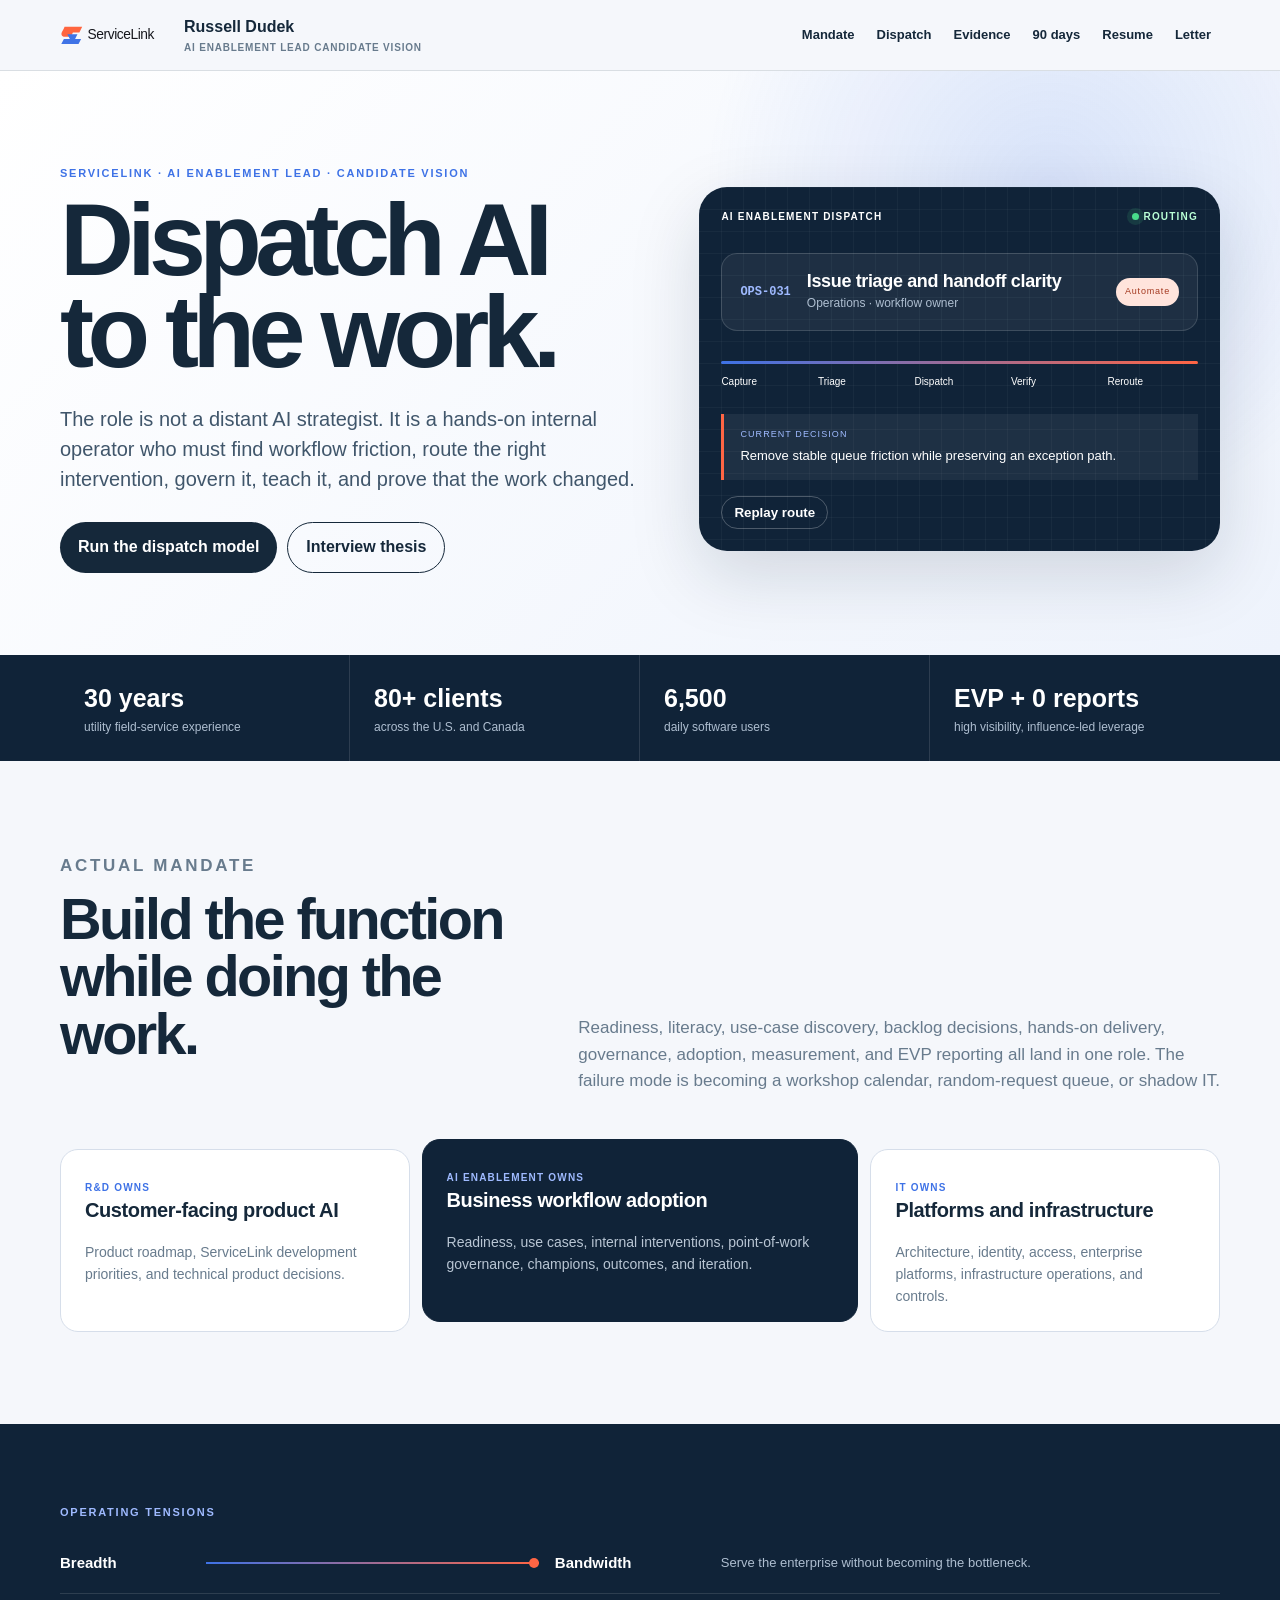
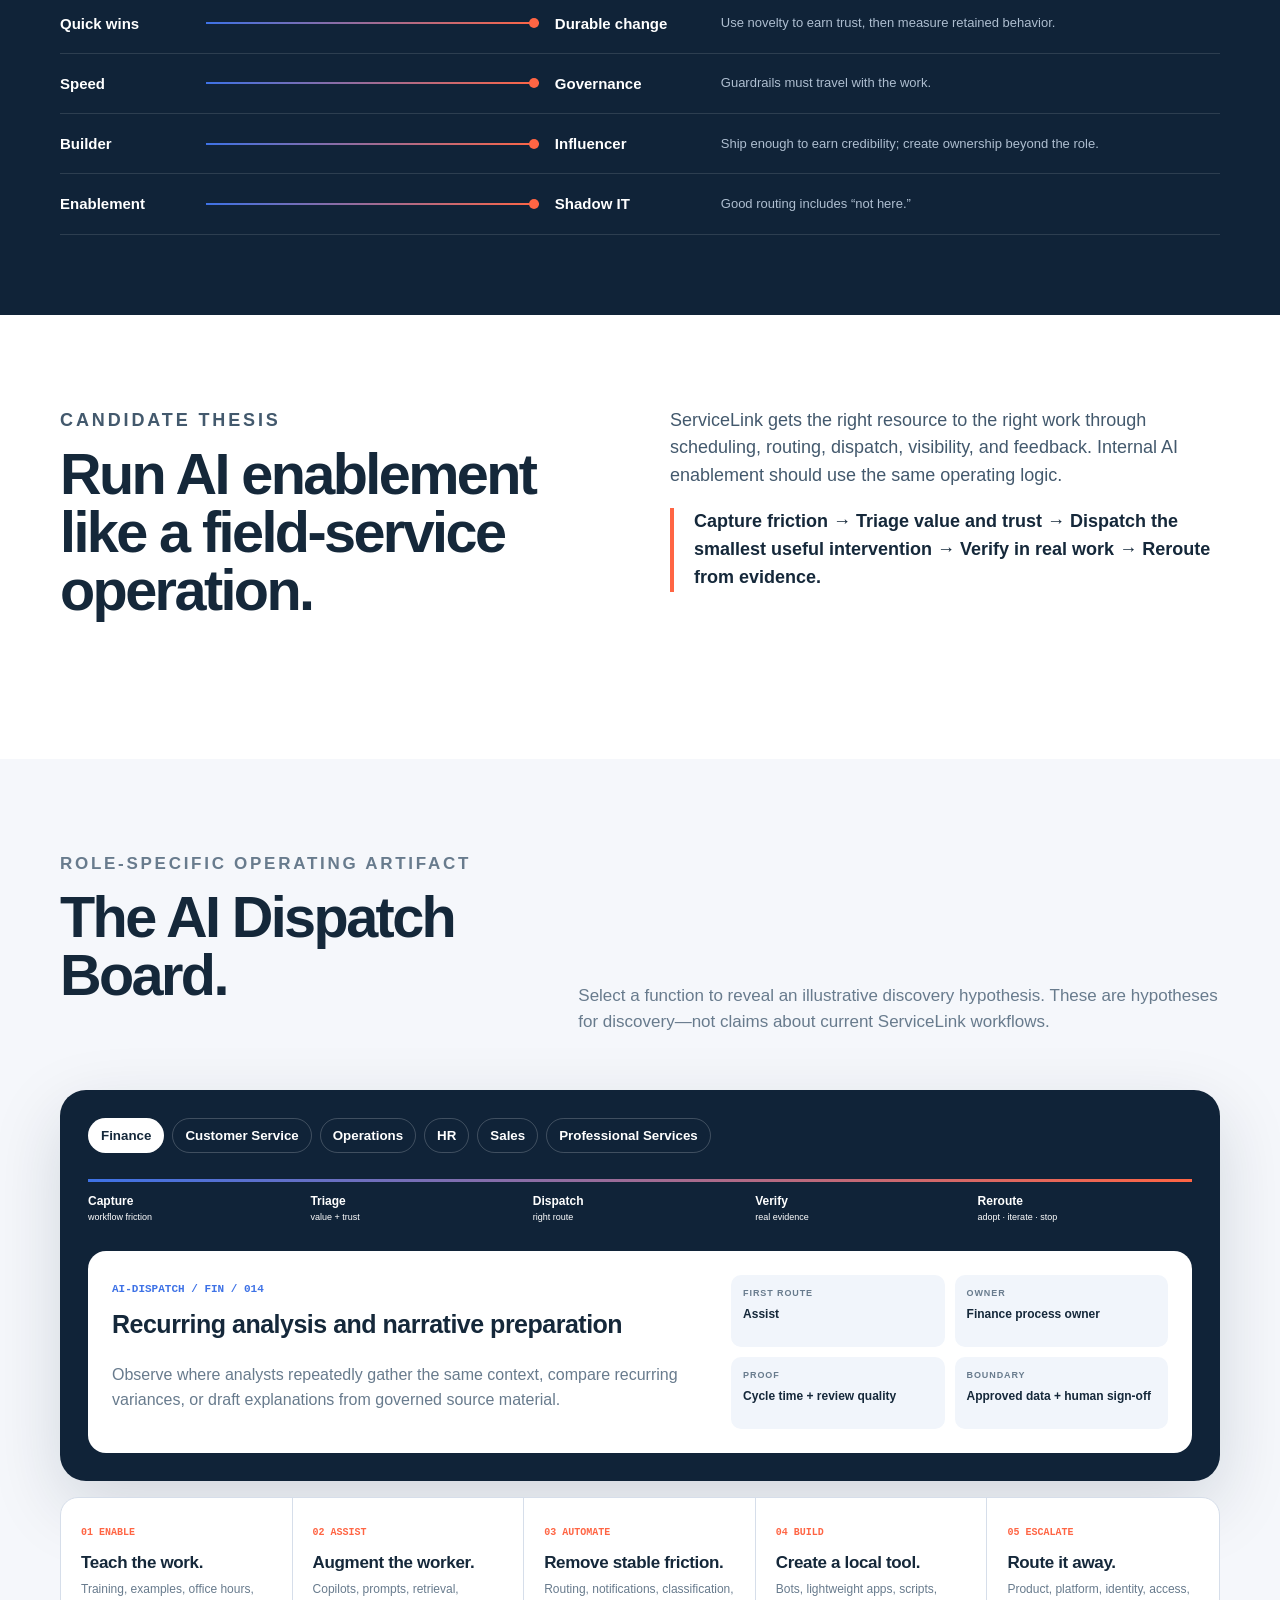
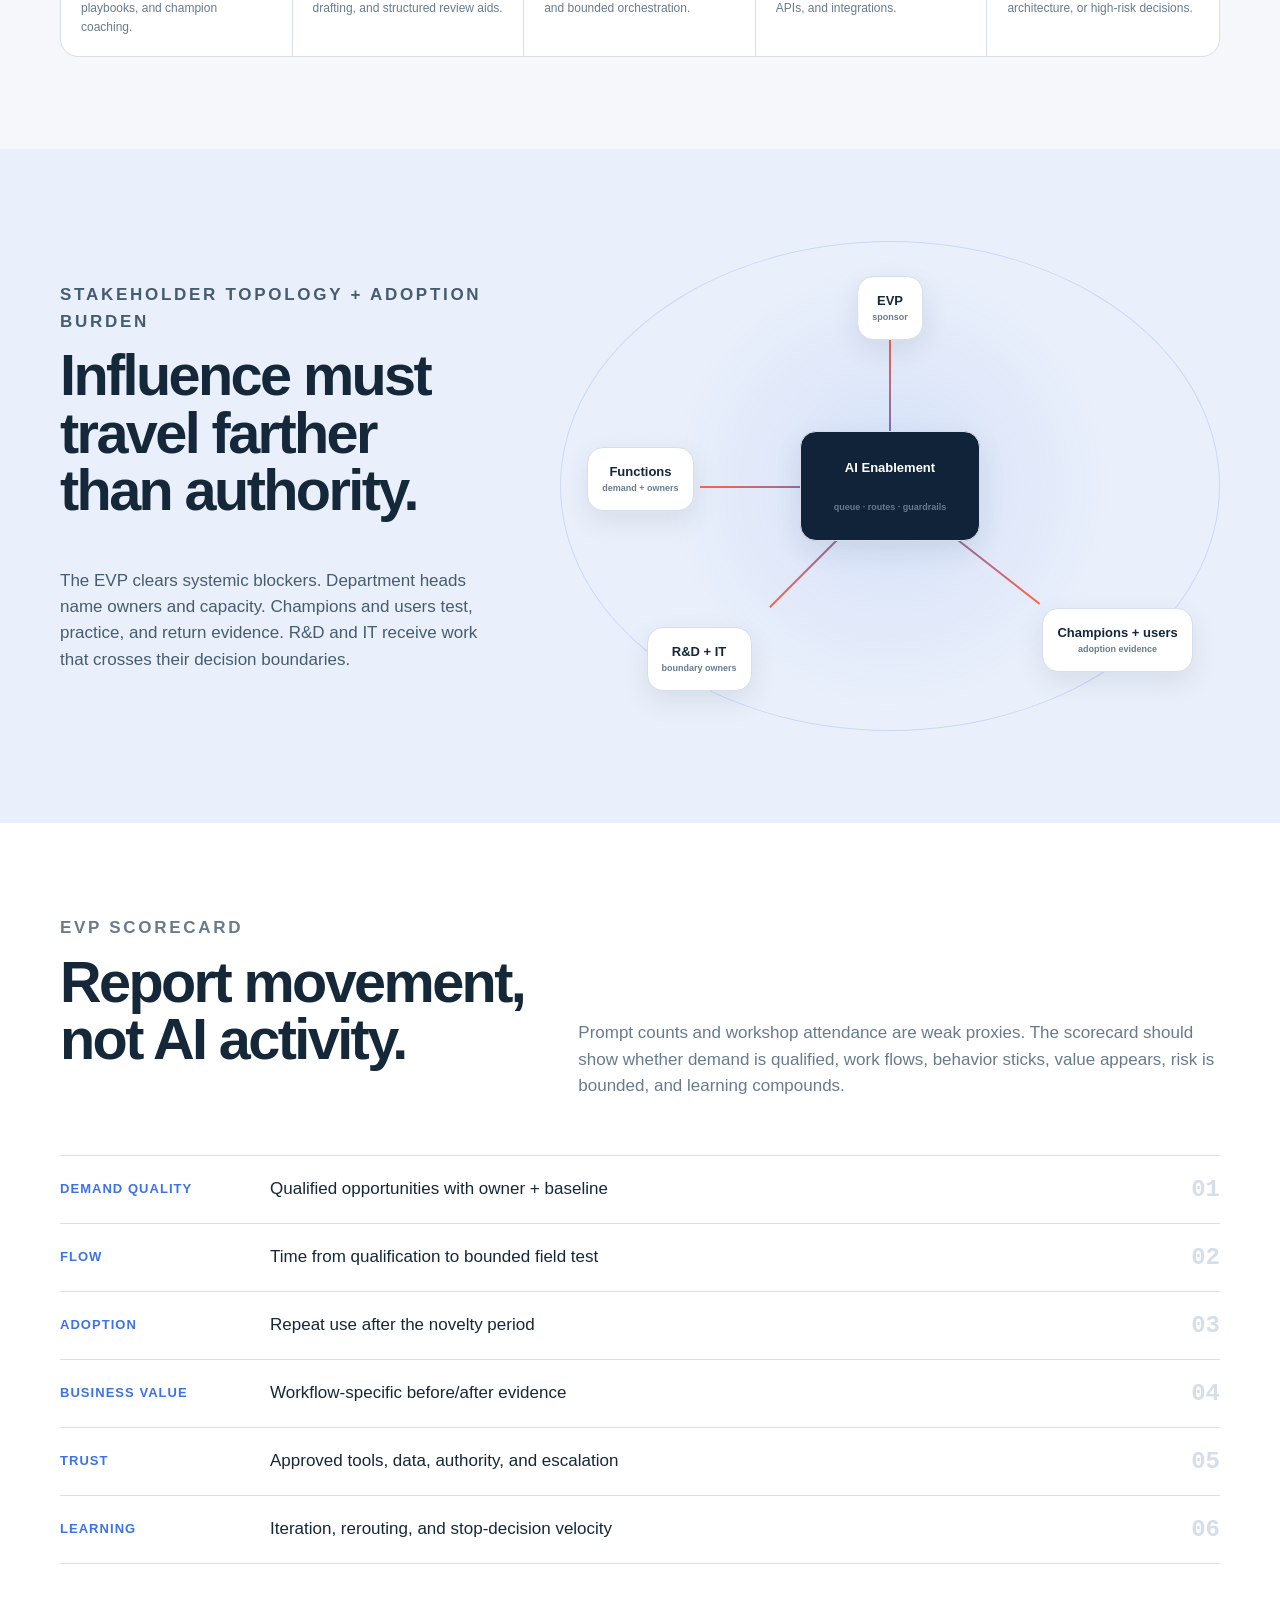
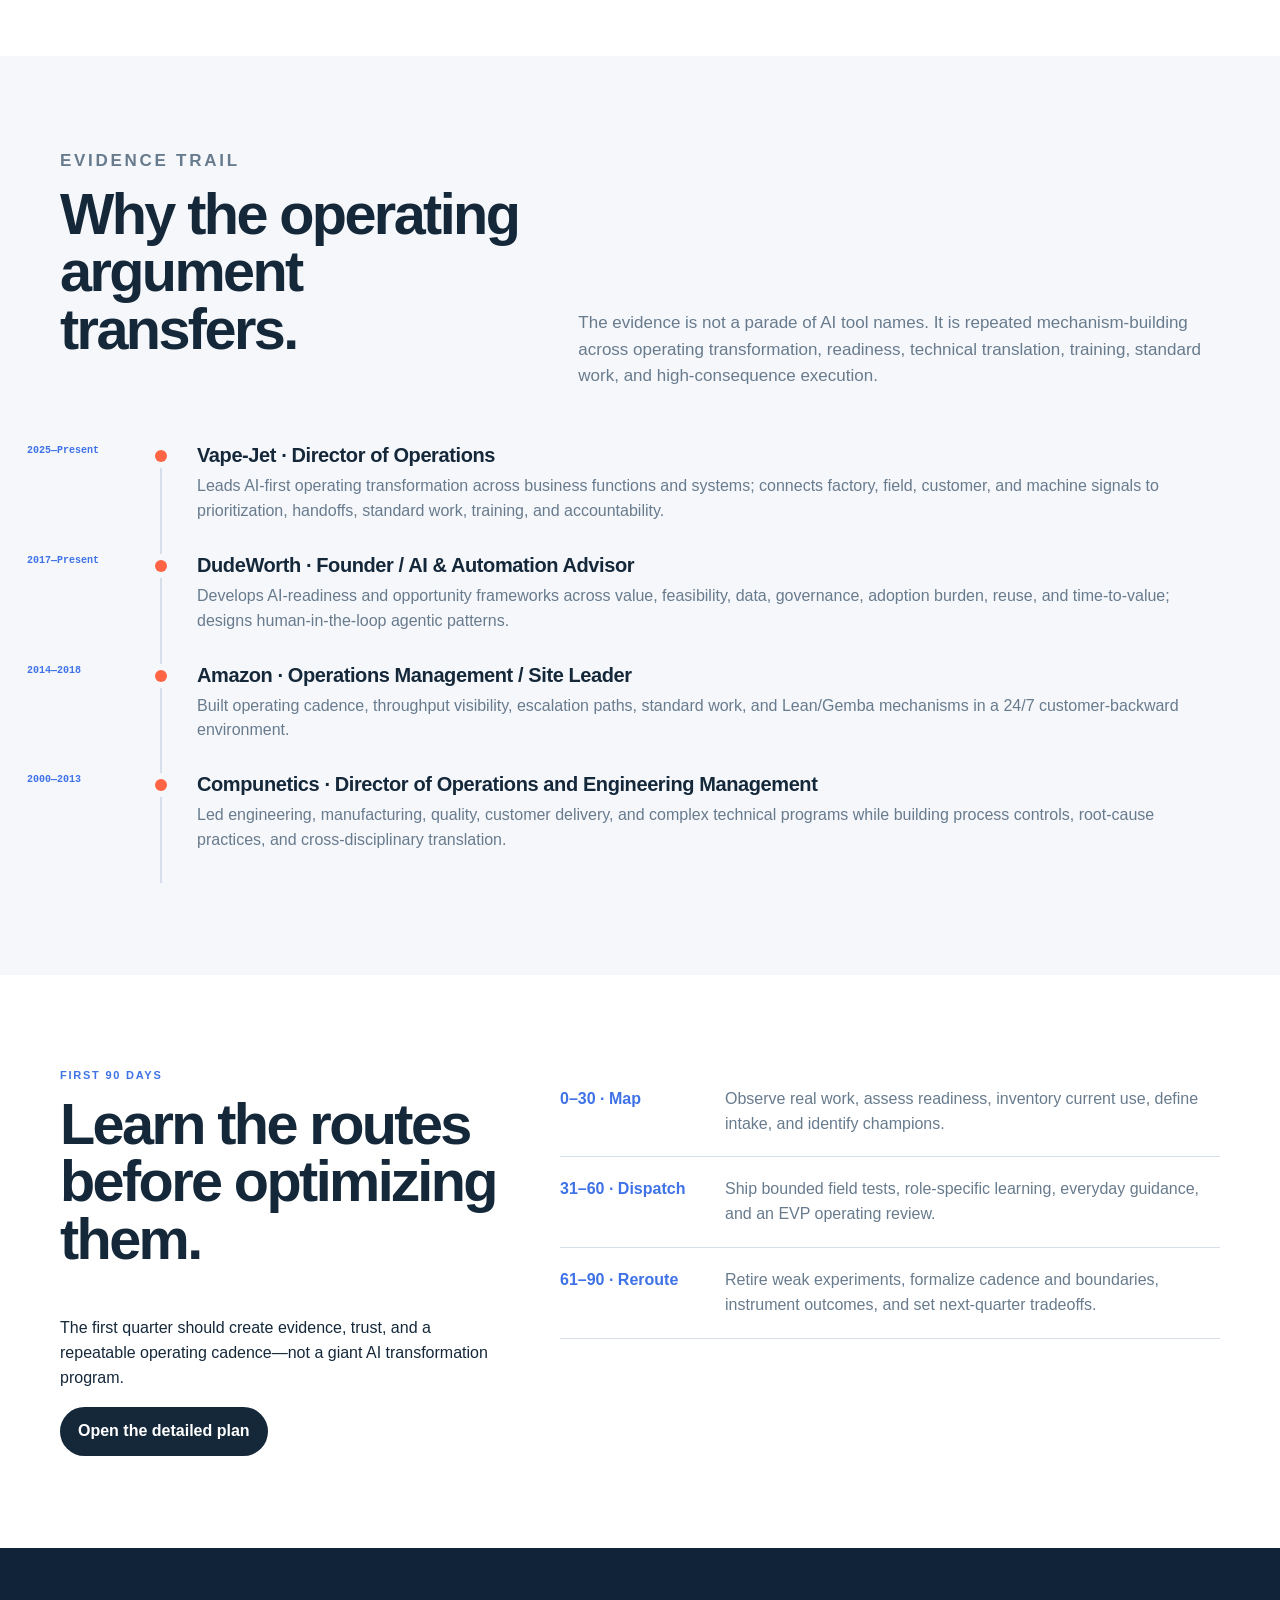
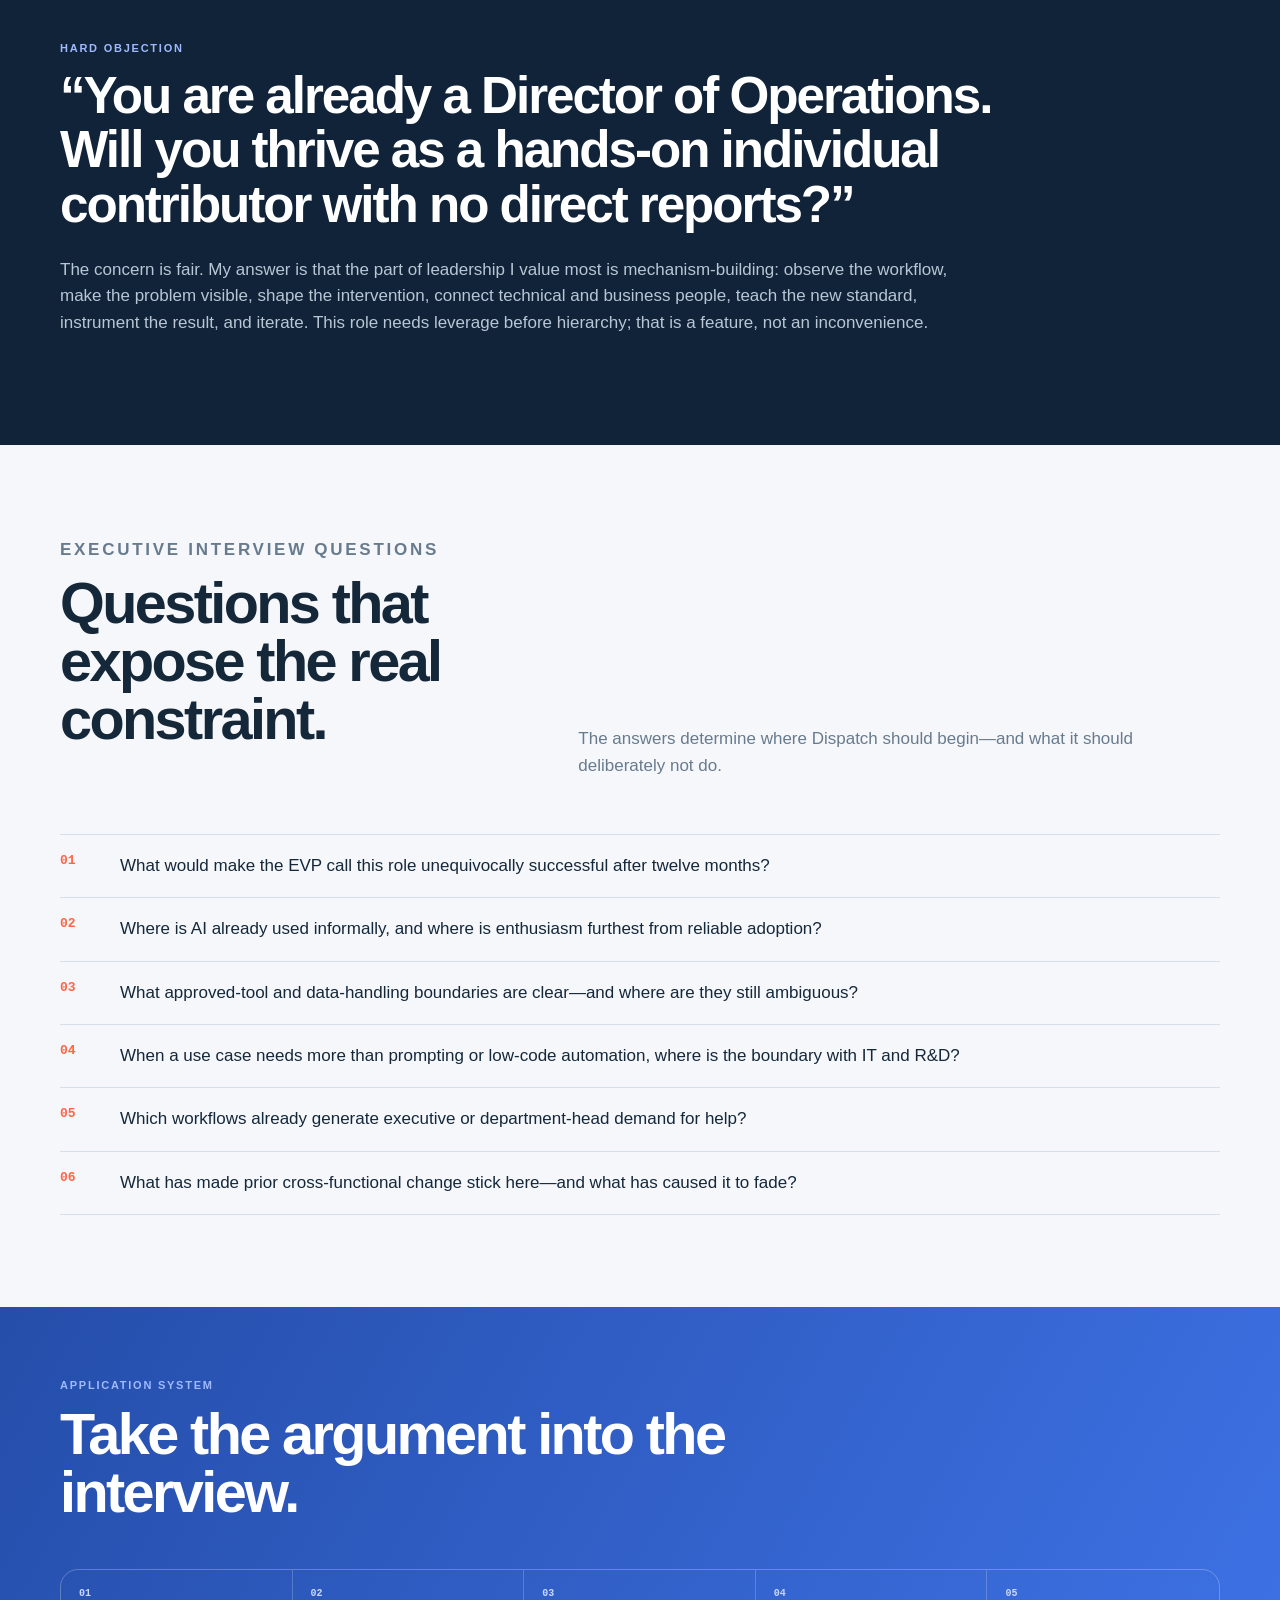
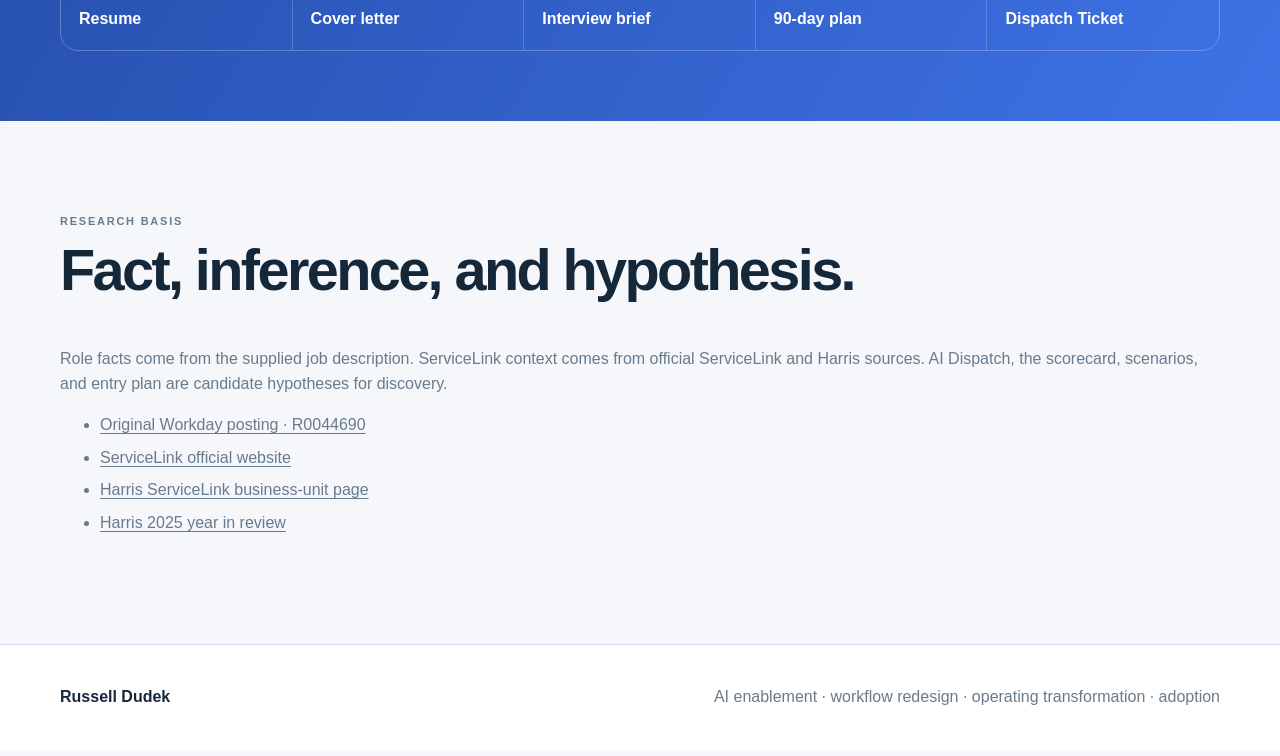
<file: index.html>
<!doctype html>
<html lang="en">
<head>
<meta charset="utf-8">
<meta name="viewport" content="width=device-width,initial-scale=1">
<meta name="description" content="Russell Dudek candidate vision for ServiceLink AI Enablement Lead.">
<title>Russell Dudek | ServiceLink AI Enablement Lead</title>
<link rel="stylesheet" href="styles.css">
<script defer src="app.js"></script>
</head>
<body>
<a class="skip" href="#main">Skip to content</a>
<header class="nav no-print"><div class="shell nav-inner">
<a class="brand" href="index.html"><img src="assets/servicelink-logo.svg" alt="ServiceLink"><span>Russell Dudek<small>AI Enablement Lead candidate vision</small></span></a>
<nav aria-label="Campaign"><a href="#mandate">Mandate</a><a href="#dispatch">Dispatch</a><a href="#evidence">Evidence</a><a href="90-day-plan.html">90 days</a><a href="resume.html">Resume</a><a href="cover-letter.html">Letter</a></nav>
</div></header>
<main id="main">
<section class="hero"><div class="shell hero-grid">
<div class="hero-copy"><p class="eyebrow">ServiceLink · AI Enablement Lead · Candidate vision</p><h1>Dispatch AI<br>to the work.</h1><p class="lede">The role is not a distant AI strategist. It is a hands-on internal operator who must find workflow friction, route the right intervention, govern it, teach it, and prove that the work changed.</p><div class="actions no-print"><a class="button" href="#dispatch">Run the dispatch model</a><a class="button ghost" href="interview-brief.html">Interview thesis</a></div></div>
<aside class="console" aria-label="AI Dispatch route simulation"><div class="console-head"><span>AI ENABLEMENT DISPATCH</span><b><i></i> ROUTING</b></div><div class="order" aria-live="polite"><strong id="hero-id">OPS-031</strong><div><h2 id="hero-title">Issue triage and handoff clarity</h2><p id="hero-owner">Operations · workflow owner</p></div><em id="hero-route" class="route automate">AUTOMATE</em></div><div class="track"><span id="hero-progress"></span></div><ol class="stages" aria-hidden="true"><li class="active">Capture</li><li>Triage</li><li>Dispatch</li><li>Verify</li><li>Reroute</li></ol><div class="decision"><small>Current decision</small><p id="hero-decision">Remove stable queue friction while preserving an exception path.</p></div><button id="replay-hero" type="button">Replay route</button></aside>
</div></section>
<section class="facts"><div class="shell fact-grid"><article><b>30 years</b><span>utility field-service experience</span></article><article><b>80+ clients</b><span>across the U.S. and Canada</span></article><article><b>6,500</b><span>daily software users</span></article><article><b>EVP + 0 reports</b><span>high visibility, influence-led leverage</span></article></div></section>
<section class="section" id="mandate"><div class="shell"><header class="section-head"><div><p class="eyebrow">Actual mandate</p><h2>Build the function while doing the work.</h2></div><p>Readiness, literacy, use-case discovery, backlog decisions, hands-on delivery, governance, adoption, measurement, and EVP reporting all land in one role. The failure mode is becoming a workshop calendar, random-request queue, or shadow IT.</p></header><div class="ownership"><article><span>R&amp;D owns</span><h3>Customer-facing product AI</h3><p>Product roadmap, ServiceLink development priorities, and technical product decisions.</p></article><article class="owned"><span>AI Enablement owns</span><h3>Business workflow adoption</h3><p>Readiness, use cases, internal interventions, point-of-work governance, champions, outcomes, and iteration.</p></article><article><span>IT owns</span><h3>Platforms and infrastructure</h3><p>Architecture, identity, access, enterprise platforms, infrastructure operations, and controls.</p></article></div></div></section>
<section class="seams"><div class="shell"><p class="eyebrow light">Operating tensions</p><div class="seam-row"><b>Breadth</b><i></i><b>Bandwidth</b><span>Serve the enterprise without becoming the bottleneck.</span></div><div class="seam-row"><b>Quick wins</b><i></i><b>Durable change</b><span>Use novelty to earn trust, then measure retained behavior.</span></div><div class="seam-row"><b>Speed</b><i></i><b>Governance</b><span>Guardrails must travel with the work.</span></div><div class="seam-row"><b>Builder</b><i></i><b>Influencer</b><span>Ship enough to earn credibility; create ownership beyond the role.</span></div><div class="seam-row"><b>Enablement</b><i></i><b>Shadow IT</b><span>Good routing includes “not here.”</span></div></div></section>
<section class="section thesis"><div class="shell thesis-grid"><div><p class="eyebrow">Candidate thesis</p><h2>Run AI enablement like a field-service operation.</h2></div><div><p>ServiceLink gets the right resource to the right work through scheduling, routing, dispatch, visibility, and feedback. Internal AI enablement should use the same operating logic.</p><p class="formula">Capture friction → Triage value and trust → Dispatch the smallest useful intervention → Verify in real work → Reroute from evidence.</p></div></div></section>
<section class="section" id="dispatch"><div class="shell"><header class="section-head"><div><p class="eyebrow">Role-specific operating artifact</p><h2>The AI Dispatch Board.</h2></div><p>Select a function to reveal an illustrative discovery hypothesis. These are hypotheses for discovery—not claims about current ServiceLink workflows.</p></header><div class="dispatch"><div class="tabs" role="tablist" aria-label="Department scenarios"><button class="tab" role="tab" aria-selected="true" data-key="finance">Finance</button><button class="tab" role="tab" aria-selected="false" data-key="customer">Customer Service</button><button class="tab" role="tab" aria-selected="false" data-key="operations">Operations</button><button class="tab" role="tab" aria-selected="false" data-key="hr">HR</button><button class="tab" role="tab" aria-selected="false" data-key="sales">Sales</button><button class="tab" role="tab" aria-selected="false" data-key="ps">Professional Services</button></div><div class="dispatch-flow"><div class="flow-track"><span id="flow-progress"></span></div><ol><li class="current">Capture<small>workflow friction</small></li><li>Triage<small>value + trust</small></li><li>Dispatch<small>right route</small></li><li>Verify<small>real evidence</small></li><li>Reroute<small>adopt · iterate · stop</small></li></ol></div><div class="ticket" role="tabpanel" aria-live="polite"><div><small id="ticket-id">AI-DISPATCH / FIN / 014</small><h3 id="ticket-title">Recurring analysis and narrative preparation</h3><p id="ticket-summary">Observe where analysts repeatedly gather the same context, compare recurring variances, or draft explanations from governed source material.</p></div><dl><div><dt>First route</dt><dd id="ticket-route">Assist</dd></div><div><dt>Owner</dt><dd id="ticket-owner">Finance process owner</dd></div><div><dt>Proof</dt><dd id="ticket-metric">Cycle time + review quality</dd></div><div><dt>Boundary</dt><dd id="ticket-boundary">Approved data + human sign-off</dd></div></dl></div></div><div class="routes"><article><b>01 ENABLE</b><h3>Teach the work.</h3><p>Training, examples, office hours, playbooks, and champion coaching.</p></article><article><b>02 ASSIST</b><h3>Augment the worker.</h3><p>Copilots, prompts, retrieval, drafting, and structured review aids.</p></article><article><b>03 AUTOMATE</b><h3>Remove stable friction.</h3><p>Routing, notifications, classification, and bounded orchestration.</p></article><article><b>04 BUILD</b><h3>Create a local tool.</h3><p>Bots, lightweight apps, scripts, APIs, and integrations.</p></article><article><b>05 ESCALATE</b><h3>Route it away.</h3><p>Product, platform, identity, access, architecture, or high-risk decisions.</p></article></div></div></section>
<section class="section stakeholders"><div class="shell stakeholder-grid"><div><p class="eyebrow">Stakeholder topology + adoption burden</p><h2>Influence must travel farther than authority.</h2><p>The EVP clears systemic blockers. Department heads name owners and capacity. Champions and users test, practice, and return evidence. R&amp;D and IT receive work that crosses their decision boundaries.</p></div><div class="map" aria-label="Stakeholder map"><span class="node center">AI Enablement<small>queue · routes · guardrails</small></span><span class="node evp">EVP<small>sponsor</small></span><span class="node functions">Functions<small>demand + owners</small></span><span class="node users">Champions + users<small>adoption evidence</small></span><span class="node tech">R&amp;D + IT<small>boundary owners</small></span><i class="line l1"></i><i class="line l2"></i><i class="line l3"></i><i class="line l4"></i></div></div></section>
<section class="section score"><div class="shell"><header class="section-head"><div><p class="eyebrow">EVP scorecard</p><h2>Report movement, not AI activity.</h2></div><p>Prompt counts and workshop attendance are weak proxies. The scorecard should show whether demand is qualified, work flows, behavior sticks, value appears, risk is bounded, and learning compounds.</p></header><div class="metric-list"><article><b>Demand quality</b><span>Qualified opportunities with owner + baseline</span><em>01</em></article><article><b>Flow</b><span>Time from qualification to bounded field test</span><em>02</em></article><article><b>Adoption</b><span>Repeat use after the novelty period</span><em>03</em></article><article><b>Business value</b><span>Workflow-specific before/after evidence</span><em>04</em></article><article><b>Trust</b><span>Approved tools, data, authority, and escalation</span><em>05</em></article><article><b>Learning</b><span>Iteration, rerouting, and stop-decision velocity</span><em>06</em></article></div></div></section>
<section class="section" id="evidence"><div class="shell"><header class="section-head"><div><p class="eyebrow">Evidence trail</p><h2>Why the operating argument transfers.</h2></div><p>The evidence is not a parade of AI tool names. It is repeated mechanism-building across operating transformation, readiness, technical translation, training, standard work, and high-consequence execution.</p></header><div class="evidence"><article><span>2025—Present</span><h3>Vape-Jet · Director of Operations</h3><p>Leads AI-first operating transformation across business functions and systems; connects factory, field, customer, and machine signals to prioritization, handoffs, standard work, training, and accountability.</p></article><article><span>2017—Present</span><h3>DudeWorth · Founder / AI &amp; Automation Advisor</h3><p>Develops AI-readiness and opportunity frameworks across value, feasibility, data, governance, adoption burden, reuse, and time-to-value; designs human-in-the-loop agentic patterns.</p></article><article><span>2014—2018</span><h3>Amazon · Operations Management / Site Leader</h3><p>Built operating cadence, throughput visibility, escalation paths, standard work, and Lean/Gemba mechanisms in a 24/7 customer-backward environment.</p></article><article><span>2000—2013</span><h3>Compunetics · Director of Operations and Engineering Management</h3><p>Led engineering, manufacturing, quality, customer delivery, and complex technical programs while building process controls, root-cause practices, and cross-disciplinary translation.</p></article></div></div></section>
<section class="section plan"><div class="shell plan-grid"><div><p class="eyebrow">First 90 days</p><h2>Learn the routes before optimizing them.</h2><p>The first quarter should create evidence, trust, and a repeatable operating cadence—not a giant AI transformation program.</p><a class="button no-print" href="90-day-plan.html">Open the detailed plan</a></div><ol><li><b>0–30 · Map</b><span>Observe real work, assess readiness, inventory current use, define intake, and identify champions.</span></li><li><b>31–60 · Dispatch</b><span>Ship bounded field tests, role-specific learning, everyday guidance, and an EVP operating review.</span></li><li><b>61–90 · Reroute</b><span>Retire weak experiments, formalize cadence and boundaries, instrument outcomes, and set next-quarter tradeoffs.</span></li></ol></div></section>
<section class="section objection"><div class="shell"><p class="eyebrow light">Hard objection</p><blockquote>“You are already a Director of Operations. Will you thrive as a hands-on individual contributor with no direct reports?”</blockquote><p>The concern is fair. My answer is that the part of leadership I value most is mechanism-building: observe the workflow, make the problem visible, shape the intervention, connect technical and business people, teach the new standard, instrument the result, and iterate. This role needs leverage before hierarchy; that is a feature, not an inconvenience.</p></div></section>
<section class="section questions"><div class="shell"><header class="section-head"><div><p class="eyebrow">Executive interview questions</p><h2>Questions that expose the real constraint.</h2></div><p>The answers determine where Dispatch should begin—and what it should deliberately not do.</p></header><ol><li>What would make the EVP call this role unequivocally successful after twelve months?</li><li>Where is AI already used informally, and where is enthusiasm furthest from reliable adoption?</li><li>What approved-tool and data-handling boundaries are clear—and where are they still ambiguous?</li><li>When a use case needs more than prompting or low-code automation, where is the boundary with IT and R&amp;D?</li><li>Which workflows already generate executive or department-head demand for help?</li><li>What has made prior cross-functional change stick here—and what has caused it to fade?</li></ol></div></section>
<section class="docs no-print"><div class="shell"><p class="eyebrow light">Application system</p><h2>Take the argument into the interview.</h2><div><a href="resume.html"><b>01</b>Resume</a><a href="cover-letter.html"><b>02</b>Cover letter</a><a href="interview-brief.html"><b>03</b>Interview brief</a><a href="90-day-plan.html"><b>04</b>90-day plan</a><a href="ai-dispatch-ticket.html"><b>05</b>Dispatch Ticket</a></div></div></section>
<section class="section sources"><div class="shell"><p class="eyebrow">Research basis</p><h2>Fact, inference, and hypothesis.</h2><p>Role facts come from the supplied job description. ServiceLink context comes from official ServiceLink and Harris sources. AI Dispatch, the scorecard, scenarios, and entry plan are candidate hypotheses for discovery.</p><ul><li><a href="https://harriscomputer.wd3.myworkdayjobs.com/en-US/1/job/Texas-United-States/XMLNAME--Remote--AI-Enablement-Lead_R0044690-6?source=LinkedIn">Original Workday posting · R0044690</a></li><li><a href="https://www.servicelinksoftware.com/">ServiceLink official website</a></li><li><a href="https://www.harriscomputer.com/business-units/servicelink">Harris ServiceLink business-unit page</a></li><li><a href="https://www.harriscomputer.com/news/harris-year-in-review-looking-back-on-2025">Harris 2025 year in review</a></li></ul></div></section>
</main>
<footer><div class="shell"><b>Russell Dudek</b><span>AI enablement · workflow redesign · operating transformation · adoption</span></div></footer>
</body>
</html>
</file>
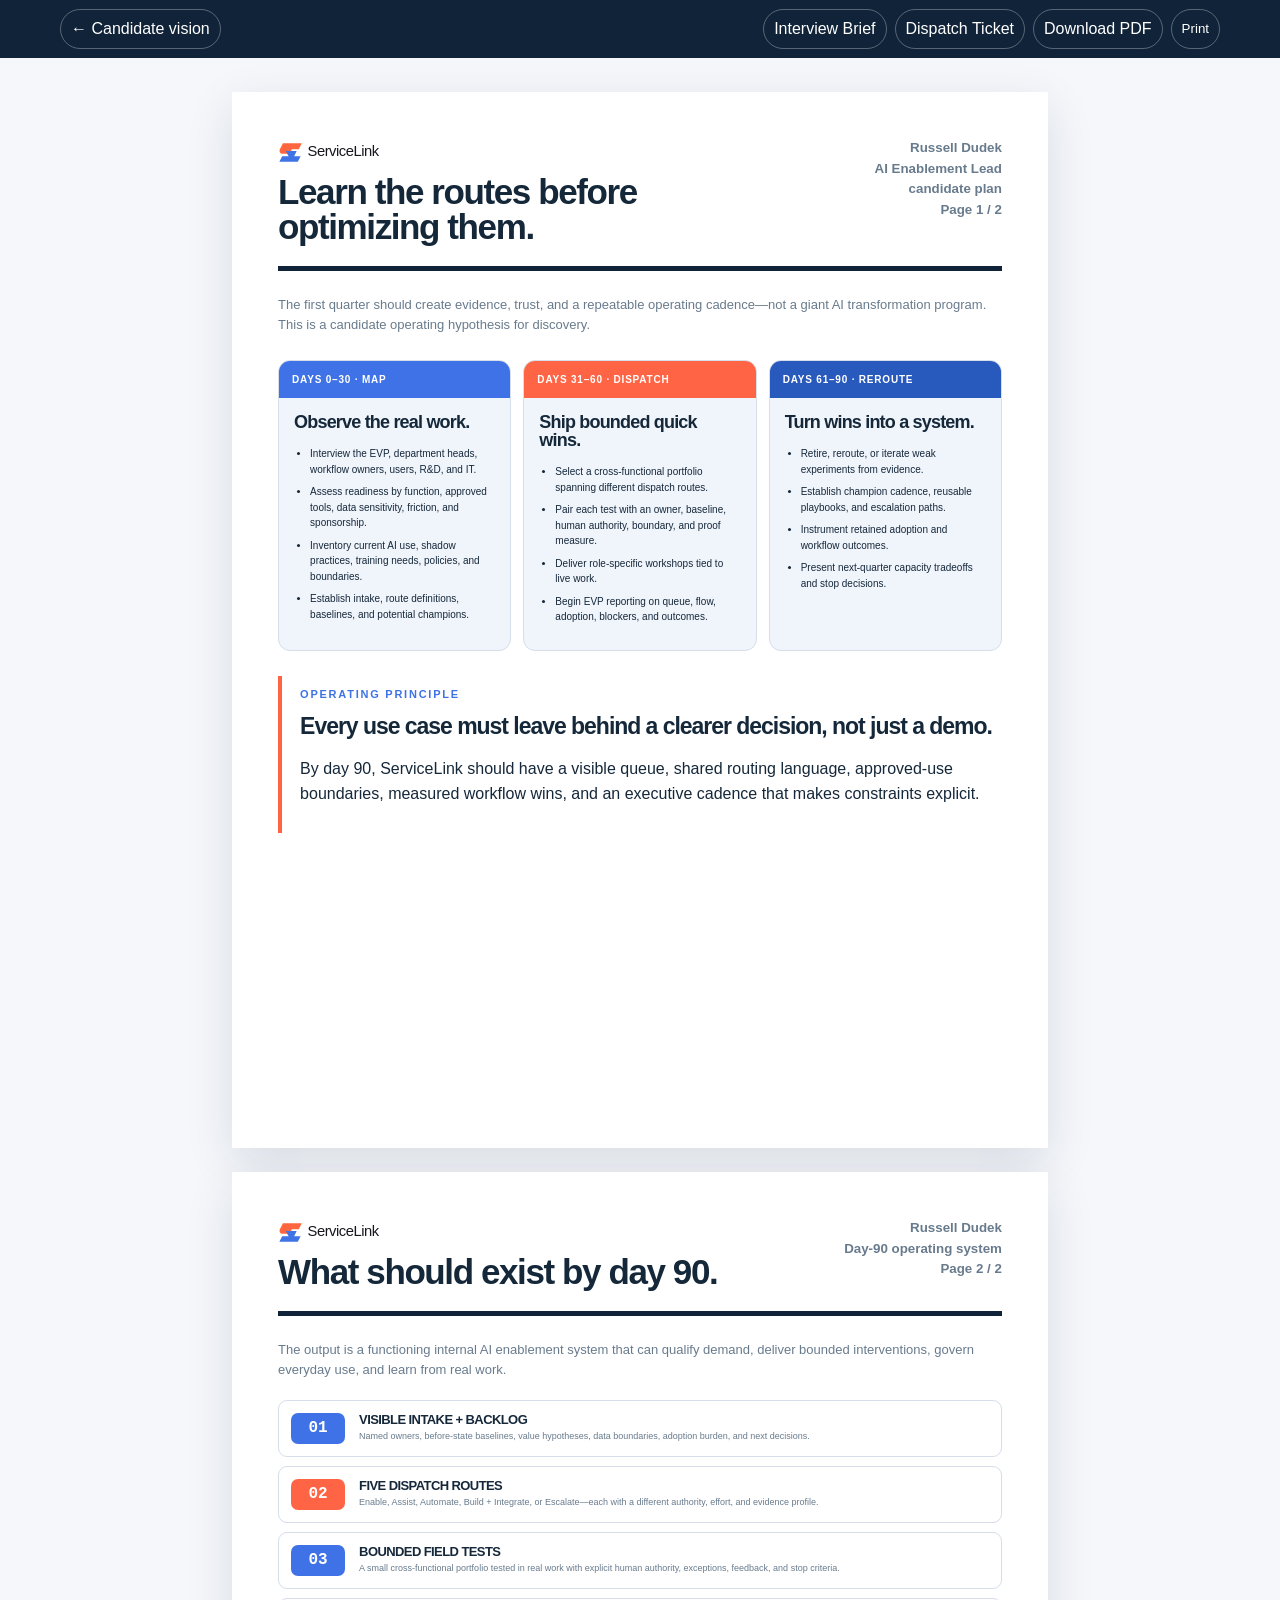
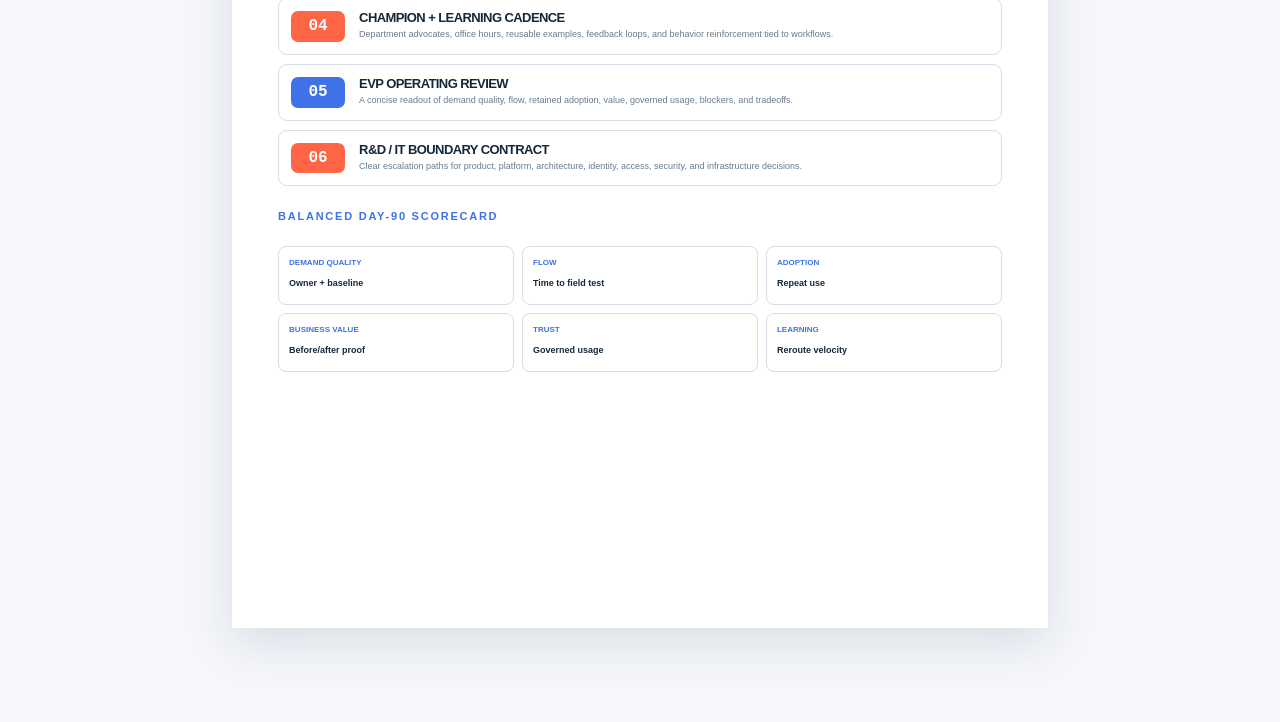
<file: 90-day-plan.html>
<!doctype html><html lang="en"><head><meta charset="utf-8"><meta name="viewport" content="width=device-width,initial-scale=1"><meta name="description" content="Russell Dudek 90-day entry plan for ServiceLink AI Enablement Lead."><title>Russell Dudek | ServiceLink 90-Day Plan</title><link rel="stylesheet" href="styles.css"><style>.plan-doc{padding:34px 0 70px}.plan-sheet{width:min(8.5in,calc(100% - 24px));min-height:11in;margin:0 auto 24px;padding:.48in;background:#fff;box-shadow:0 15px 45px rgba(16,35,56,.12);page-break-after:always}.plan-sheet:last-child{page-break-after:auto}.plan-head{display:flex;justify-content:space-between;gap:20px;border-bottom:5px solid var(--night);padding-bottom:14px;margin-bottom:24px}.plan-head img{width:120px}.plan-head small{display:block;text-align:right;color:var(--muted);font-weight:800}.plan-title{font-size:35px;line-height:1;letter-spacing:-.04em;margin:0 0 8px}.plan-intro{color:var(--muted);font-size:13px}.phase-grid{display:grid;grid-template-columns:repeat(3,1fr);gap:12px;margin-top:25px}.phase-card{background:#f0f4fb;border:1px solid var(--line);border-radius:12px;overflow:hidden;break-inside:avoid}.phase-card header{background:var(--blue);color:#fff;padding:11px 13px;font-size:10px;font-weight:900;letter-spacing:.08em}.phase-card:nth-child(2) header{background:var(--orange)}.phase-card:nth-child(3) header{background:var(--blue2)}.phase-card div{padding:15px}.phase-card h2{font-size:18px}.phase-card ul{padding-left:16px;font-size:10px}.phase-card li+li{margin-top:7px}.principle{margin-top:25px;border-left:4px solid var(--orange);padding:10px 0 10px 18px}.principle h2{font-size:23px}.deliverables{display:grid;gap:9px;margin-top:20px}.deliverable{display:grid;grid-template-columns:54px 1fr;gap:14px;padding:12px;border:1px solid var(--line);border-radius:9px;break-inside:avoid}.deliverable b{display:grid;place-items:center;border-radius:7px;background:var(--blue);color:#fff;font:900 16px ui-monospace,monospace}.deliverable:nth-child(even) b{background:var(--orange)}.deliverable h2{font-size:13px;margin:0 0 4px}.deliverable p{font-size:9px;color:var(--muted);margin:0}.mini-score{display:grid;grid-template-columns:repeat(3,1fr);gap:8px;margin-top:20px}.mini-score article{border:1px solid var(--line);border-radius:8px;padding:10px}.mini-score b{display:block;color:var(--blue);font-size:8px;text-transform:uppercase}.mini-score span{font-size:9px;font-weight:800}.doc-bar{background:var(--night);color:#fff}.doc-bar .shell{min-height:58px;display:flex;justify-content:space-between;align-items:center;gap:15px}.doc-bar a,.doc-bar button{color:#fff;text-decoration:none;border:1px solid rgba(255,255,255,.3);background:transparent;border-radius:99px;padding:7px 10px;font:800 12px inherit;cursor:pointer}.doc-actions{display:flex;gap:8px;flex-wrap:wrap}@media(max-width:700px){.phase-grid,.mini-score{grid-template-columns:1fr}.plan-sheet{padding:24px;min-height:auto}.plan-head{flex-direction:column}.plan-head small{text-align:left}.doc-bar .shell{align-items:flex-start;padding:10px 0;flex-direction:column}}@media print{.plan-doc{padding:0}.plan-sheet{width:8.5in;height:11in;margin:0;box-shadow:none}.phase-grid{grid-template-columns:repeat(3,1fr)}.mini-score{grid-template-columns:repeat(3,1fr)}}@page{size:letter;margin:0}</style></head><body>
<header class="doc-bar no-print"><div class="shell"><a href="index.html">← Candidate vision</a><div class="doc-actions"><a href="interview-brief.html">Interview Brief</a><a href="ai-dispatch-ticket.html">Dispatch Ticket</a><a href="docs/Russell-Dudek-ServiceLink-90-Day-Plan.pdf" download>Download PDF</a><button onclick="window.print()">Print</button></div></div></header>
<main class="plan-doc"><section class="plan-sheet"><header class="plan-head"><div><img src="assets/servicelink-logo.svg" alt="ServiceLink"><h1 class="plan-title">Learn the routes before optimizing them.</h1></div><small>Russell Dudek<br>AI Enablement Lead candidate plan<br>Page 1 / 2</small></header><p class="plan-intro">The first quarter should create evidence, trust, and a repeatable operating cadence—not a giant AI transformation program. This is a candidate operating hypothesis for discovery.</p><div class="phase-grid"><article class="phase-card"><header>DAYS 0–30 · MAP</header><div><h2>Observe the real work.</h2><ul><li>Interview the EVP, department heads, workflow owners, users, R&amp;D, and IT.</li><li>Assess readiness by function, approved tools, data sensitivity, friction, and sponsorship.</li><li>Inventory current AI use, shadow practices, training needs, policies, and boundaries.</li><li>Establish intake, route definitions, baselines, and potential champions.</li></ul></div></article><article class="phase-card"><header>DAYS 31–60 · DISPATCH</header><div><h2>Ship bounded quick wins.</h2><ul><li>Select a cross-functional portfolio spanning different dispatch routes.</li><li>Pair each test with an owner, baseline, human authority, boundary, and proof measure.</li><li>Deliver role-specific workshops tied to live work.</li><li>Begin EVP reporting on queue, flow, adoption, blockers, and outcomes.</li></ul></div></article><article class="phase-card"><header>DAYS 61–90 · REROUTE</header><div><h2>Turn wins into a system.</h2><ul><li>Retire, reroute, or iterate weak experiments from evidence.</li><li>Establish champion cadence, reusable playbooks, and escalation paths.</li><li>Instrument retained adoption and workflow outcomes.</li><li>Present next-quarter capacity tradeoffs and stop decisions.</li></ul></div></article></div><div class="principle"><p class="eyebrow">Operating principle</p><h2>Every use case must leave behind a clearer decision, not just a demo.</h2><p>By day 90, ServiceLink should have a visible queue, shared routing language, approved-use boundaries, measured workflow wins, and an executive cadence that makes constraints explicit.</p></div></section>
<section class="plan-sheet"><header class="plan-head"><div><img src="assets/servicelink-logo.svg" alt="ServiceLink"><h1 class="plan-title">What should exist by day 90.</h1></div><small>Russell Dudek<br>Day-90 operating system<br>Page 2 / 2</small></header><p class="plan-intro">The output is a functioning internal AI enablement system that can qualify demand, deliver bounded interventions, govern everyday use, and learn from real work.</p><div class="deliverables"><article class="deliverable"><b>01</b><div><h2>VISIBLE INTAKE + BACKLOG</h2><p>Named owners, before-state baselines, value hypotheses, data boundaries, adoption burden, and next decisions.</p></div></article><article class="deliverable"><b>02</b><div><h2>FIVE DISPATCH ROUTES</h2><p>Enable, Assist, Automate, Build + Integrate, or Escalate—each with a different authority, effort, and evidence profile.</p></div></article><article class="deliverable"><b>03</b><div><h2>BOUNDED FIELD TESTS</h2><p>A small cross-functional portfolio tested in real work with explicit human authority, exceptions, feedback, and stop criteria.</p></div></article><article class="deliverable"><b>04</b><div><h2>CHAMPION + LEARNING CADENCE</h2><p>Department advocates, office hours, reusable examples, feedback loops, and behavior reinforcement tied to workflows.</p></div></article><article class="deliverable"><b>05</b><div><h2>EVP OPERATING REVIEW</h2><p>A concise readout of demand quality, flow, retained adoption, value, governed usage, blockers, and tradeoffs.</p></div></article><article class="deliverable"><b>06</b><div><h2>R&amp;D / IT BOUNDARY CONTRACT</h2><p>Clear escalation paths for product, platform, architecture, identity, access, security, and infrastructure decisions.</p></div></article></div><p class="eyebrow" style="margin-top:22px">Balanced day-90 scorecard</p><div class="mini-score"><article><b>Demand quality</b><span>Owner + baseline</span></article><article><b>Flow</b><span>Time to field test</span></article><article><b>Adoption</b><span>Repeat use</span></article><article><b>Business value</b><span>Before/after proof</span></article><article><b>Trust</b><span>Governed usage</span></article><article><b>Learning</b><span>Reroute velocity</span></article></div></section></main></body></html>
</file>
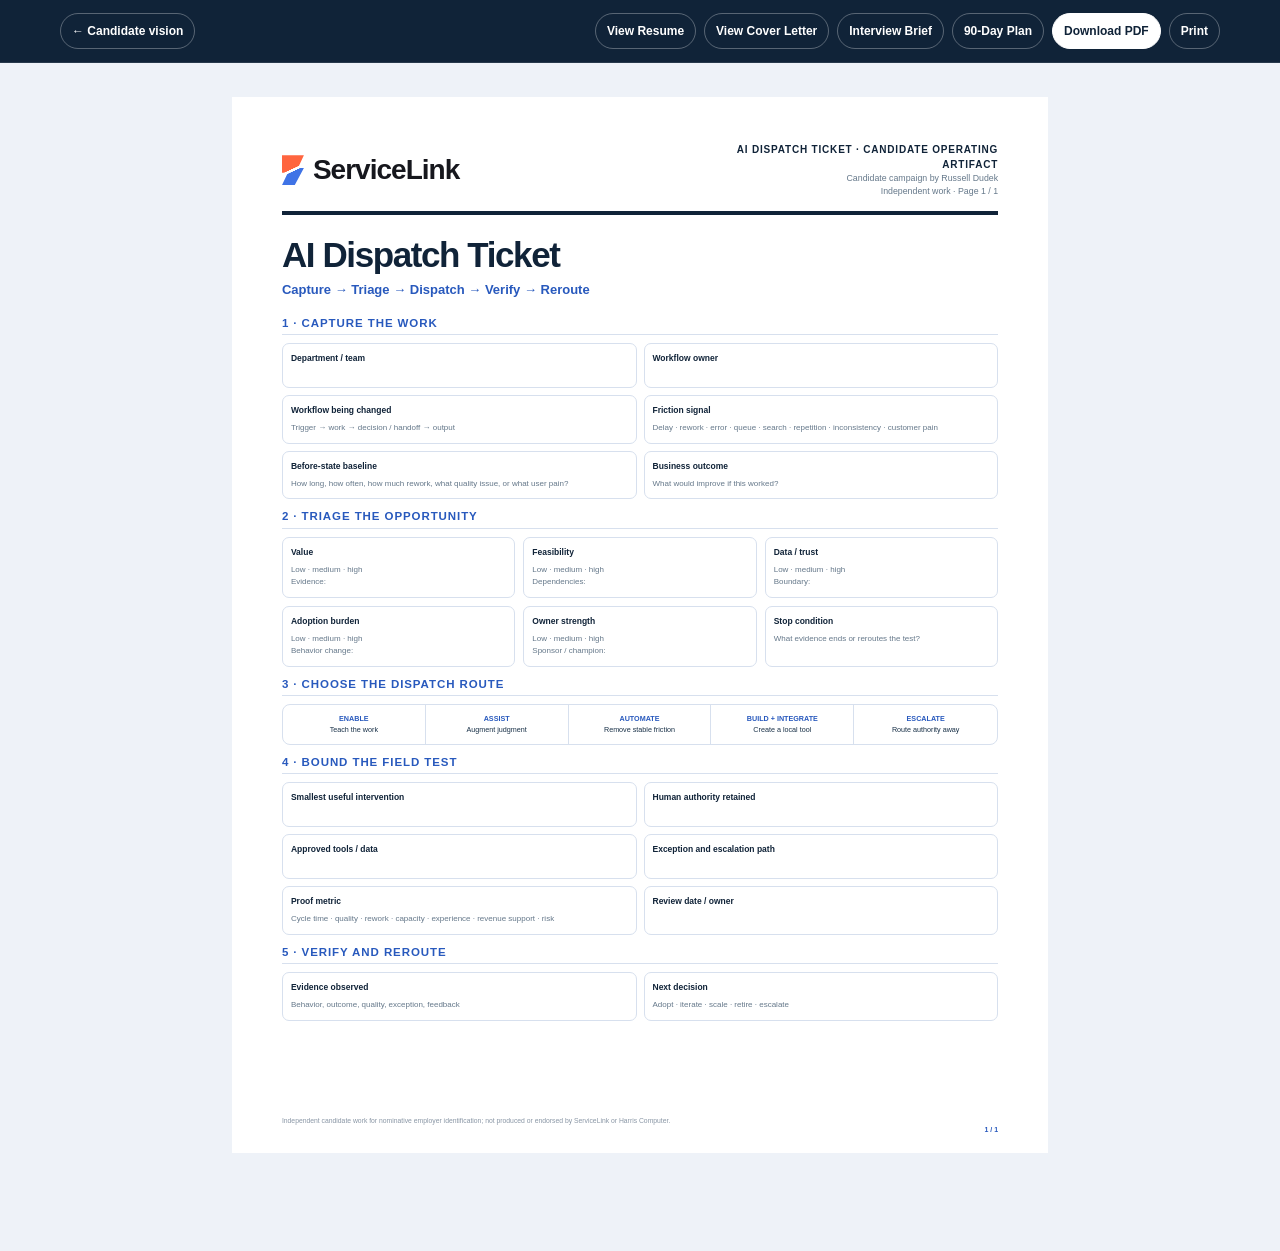
<file: ai-dispatch-ticket.html>
<!doctype html><html lang="en"><head><meta charset="utf-8"><meta name="viewport" content="width=device-width,initial-scale=1"><link rel="stylesheet" href="brand-tokens.css"><link rel="stylesheet" href="styles.css"><link rel="stylesheet" href="documents.css"><title>Russell Dudek | ServiceLink AI Dispatch Ticket</title></head><body class="document-page"><header class="doc-bar no-print"><div class="shell inner"><a href="index.html">← Candidate vision</a><div class="doc-actions" aria-label="Dispatch ticket actions"><a href="resume.html">View Resume</a><a href="cover-letter.html">View Cover Letter</a><a href="interview-brief.html">Interview Brief</a><a href="90-day-plan.html">90-Day Plan</a><a class="download" href="docs/Russell-Dudek-ServiceLink-AI-Dispatch-Ticket.pdf" download>Download PDF</a><button type="button" onclick="window.print()">Print</button></div></div></header><main class="doc-wrap"><section class="print-page"><div class="doc-brand"><span class="company-wordmark" aria-label="ServiceLink">ServiceLink</span><div class="doc-label"><strong>AI Dispatch Ticket · Candidate operating artifact</strong>Candidate campaign by Russell Dudek<br>Independent work · Page 1 / 1</div></div><h1 class="doc-title">AI Dispatch Ticket</h1><p class="doc-subtitle">Capture → Triage → Dispatch → Verify → Reroute</p><div class="ticket-form">
<section class="doc-section"><h2>1 · Capture the work</h2><div class="ticket-row"><div class="ticket-box"><strong>Department / team</strong></div><div class="ticket-box"><strong>Workflow owner</strong></div></div><div class="ticket-row"><div class="ticket-box"><strong>Workflow being changed</strong>Trigger → work → decision / handoff → output</div><div class="ticket-box"><strong>Friction signal</strong>Delay · rework · error · queue · search · repetition · inconsistency · customer pain</div></div><div class="ticket-row"><div class="ticket-box"><strong>Before-state baseline</strong>How long, how often, how much rework, what quality issue, or what user pain?</div><div class="ticket-box"><strong>Business outcome</strong>What would improve if this worked?</div></div></section>
<section class="doc-section"><h2>2 · Triage the opportunity</h2><div class="doc-grid-3"><div class="ticket-box"><strong>Value</strong>Low · medium · high<br>Evidence:</div><div class="ticket-box"><strong>Feasibility</strong>Low · medium · high<br>Dependencies:</div><div class="ticket-box"><strong>Data / trust</strong>Low · medium · high<br>Boundary:</div><div class="ticket-box"><strong>Adoption burden</strong>Low · medium · high<br>Behavior change:</div><div class="ticket-box"><strong>Owner strength</strong>Low · medium · high<br>Sponsor / champion:</div><div class="ticket-box"><strong>Stop condition</strong>What evidence ends or reroutes the test?</div></div></section>
<section class="doc-section"><h2>3 · Choose the Dispatch route</h2><div class="ticket-route-grid"><div><strong>ENABLE</strong><br>Teach the work</div><div><strong>ASSIST</strong><br>Augment judgment</div><div><strong>AUTOMATE</strong><br>Remove stable friction</div><div><strong>BUILD + INTEGRATE</strong><br>Create a local tool</div><div><strong>ESCALATE</strong><br>Route authority away</div></div></section>
<section class="doc-section"><h2>4 · Bound the field test</h2><div class="ticket-row"><div class="ticket-box"><strong>Smallest useful intervention</strong></div><div class="ticket-box"><strong>Human authority retained</strong></div></div><div class="ticket-row"><div class="ticket-box"><strong>Approved tools / data</strong></div><div class="ticket-box"><strong>Exception and escalation path</strong></div></div><div class="ticket-row"><div class="ticket-box"><strong>Proof metric</strong>Cycle time · quality · rework · capacity · experience · revenue support · risk</div><div class="ticket-box"><strong>Review date / owner</strong></div></div></section>
<section class="doc-section"><h2>5 · Verify and reroute</h2><div class="ticket-row"><div class="ticket-box"><strong>Evidence observed</strong>Behavior, outcome, quality, exception, feedback</div><div class="ticket-box"><strong>Next decision</strong>Adopt · iterate · scale · retire · escalate</div></div></section></div><div class="doc-disclaimer">Independent candidate work for nominative employer identification; not produced or endorsed by ServiceLink or Harris Computer.</div><div class="page-number">1 / 1</div></section></main></body></html>
</file>
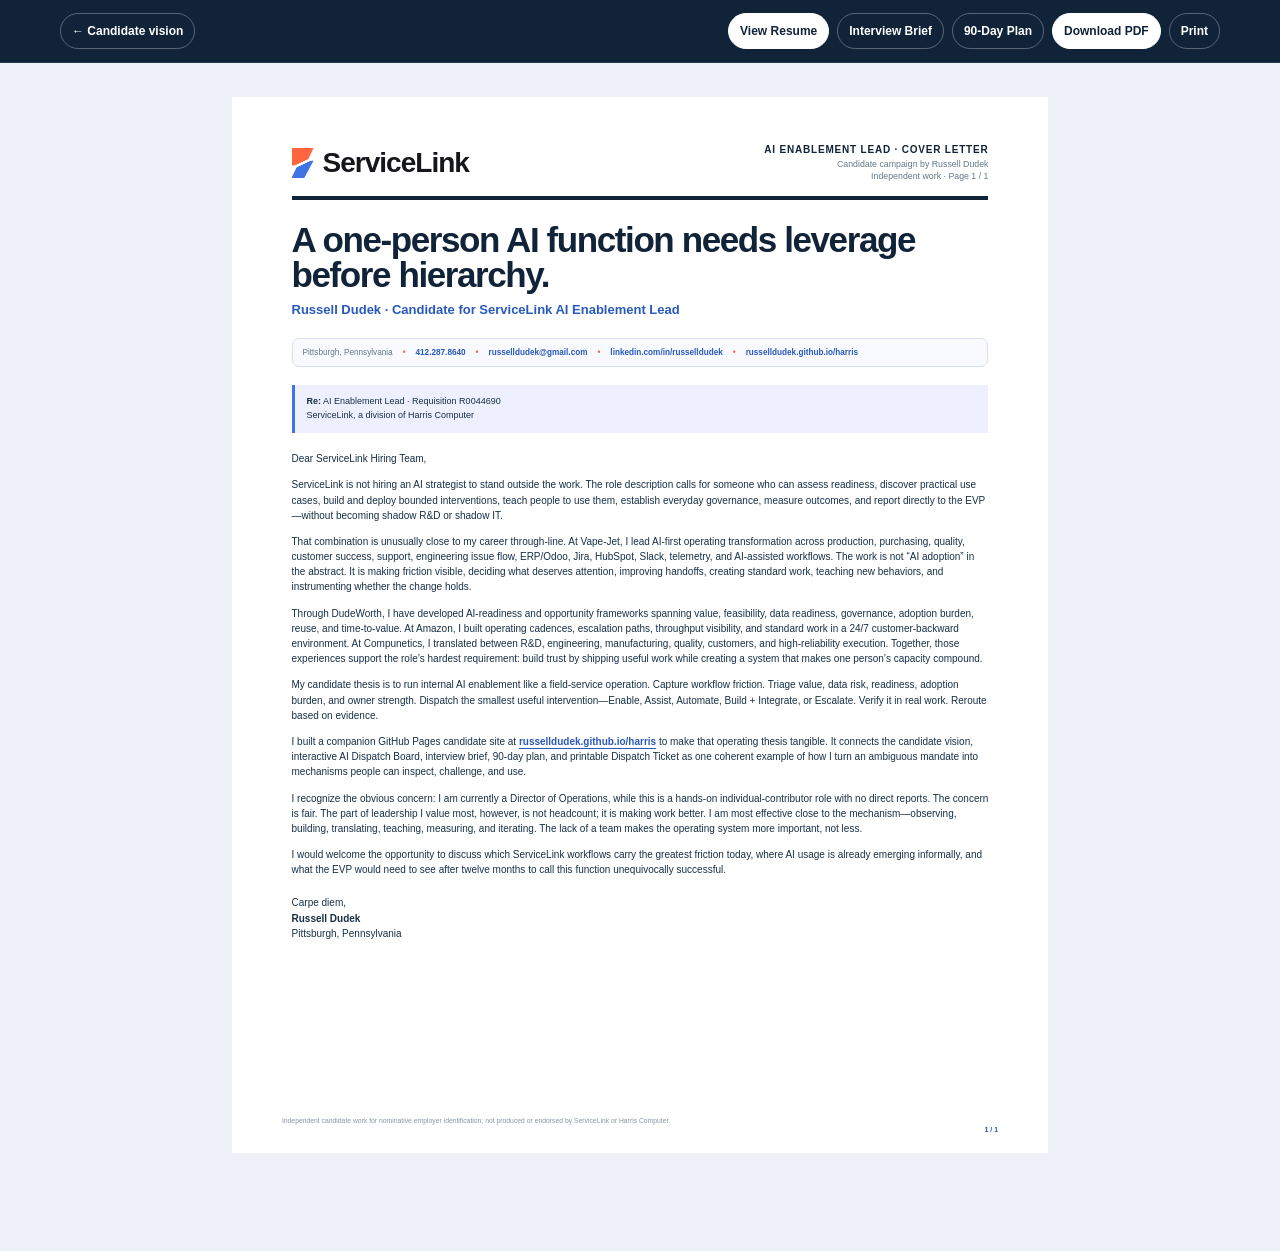
<file: cover-letter.html>
<!doctype html><html lang="en"><head><meta charset="utf-8"><meta name="viewport" content="width=device-width,initial-scale=1"><link rel="stylesheet" href="brand-tokens.css"><link rel="stylesheet" href="styles.css"><link rel="stylesheet" href="documents.css"><meta name="description" content="Russell Dudek cover letter for ServiceLink AI Enablement Lead."><title>Russell Dudek | ServiceLink Cover Letter</title></head><body class="document-page">
<header class="doc-bar no-print"><div class="shell inner"><a href="index.html">← Candidate vision</a><div class="doc-actions" aria-label="Cover letter actions"><a class="primary" href="resume.html">View Resume</a><a href="interview-brief.html">Interview Brief</a><a href="90-day-plan.html">90-Day Plan</a><a class="download" href="docs/Russell-Dudek-ServiceLink-Cover-Letter.pdf" download>Download PDF</a><button type="button" onclick="window.print()">Print</button></div></div></header>
<main class="doc-wrap"><article class="print-page letter-body"><div class="doc-brand"><span class="company-wordmark" aria-label="ServiceLink">ServiceLink</span><div class="doc-label"><strong>AI Enablement Lead · Cover letter</strong>Candidate campaign by Russell Dudek<br>Independent work · Page 1 / 1</div></div>
<h1 class="doc-title">A one-person AI function needs leverage before hierarchy.</h1><div class="doc-subtitle">Russell Dudek · Candidate for ServiceLink AI Enablement Lead</div><div class="contact-strip" aria-label="Russell Dudek contact information"><span>Pittsburgh, Pennsylvania</span><a href="tel:+14122878640">412.287.8640</a><a href="mailto:russelldudek@gmail.com">russelldudek@gmail.com</a><a href="https://www.linkedin.com/in/russelldudek/">linkedin.com/in/russelldudek</a><a href="https://russelldudek.github.io/harris/">russelldudek.github.io/harris</a></div><div class="letter-meta"><strong>Re:</strong> AI Enablement Lead · Requisition R0044690<br>ServiceLink, a division of Harris Computer</div>
<p>Dear ServiceLink Hiring Team,</p>
<p>ServiceLink is not hiring an AI strategist to stand outside the work. The role description calls for someone who can assess readiness, discover practical use cases, build and deploy bounded interventions, teach people to use them, establish everyday governance, measure outcomes, and report directly to the EVP—without becoming shadow R&amp;D or shadow IT.</p>
<p>That combination is unusually close to my career through-line. At Vape-Jet, I lead AI-first operating transformation across production, purchasing, quality, customer success, support, engineering issue flow, ERP/Odoo, Jira, HubSpot, Slack, telemetry, and AI-assisted workflows. The work is not “AI adoption” in the abstract. It is making friction visible, deciding what deserves attention, improving handoffs, creating standard work, teaching new behaviors, and instrumenting whether the change holds.</p>
<p>Through DudeWorth, I have developed AI-readiness and opportunity frameworks spanning value, feasibility, data readiness, governance, adoption burden, reuse, and time-to-value. At Amazon, I built operating cadences, escalation paths, throughput visibility, and standard work in a 24/7 customer-backward environment. At Compunetics, I translated between R&amp;D, engineering, manufacturing, quality, customers, and high-reliability execution. Together, those experiences support the role’s hardest requirement: build trust by shipping useful work while creating a system that makes one person’s capacity compound.</p>
<p>My candidate thesis is to run internal AI enablement like a field-service operation. Capture workflow friction. Triage value, data risk, readiness, adoption burden, and owner strength. Dispatch the smallest useful intervention—Enable, Assist, Automate, Build + Integrate, or Escalate. Verify it in real work. Reroute based on evidence.</p><p>I built a companion GitHub Pages candidate site at <a href="https://russelldudek.github.io/harris/">russelldudek.github.io/harris</a> to make that operating thesis tangible. It connects the candidate vision, interactive AI Dispatch Board, interview brief, 90-day plan, and printable Dispatch Ticket as one coherent example of how I turn an ambiguous mandate into mechanisms people can inspect, challenge, and use.</p>
<p>I recognize the obvious concern: I am currently a Director of Operations, while this is a hands-on individual-contributor role with no direct reports. The concern is fair. The part of leadership I value most, however, is not headcount; it is making work better. I am most effective close to the mechanism—observing, building, translating, teaching, measuring, and iterating. The lack of a team makes the operating system more important, not less.</p>
<p>I would welcome the opportunity to discuss which ServiceLink workflows carry the greatest friction today, where AI usage is already emerging informally, and what the EVP would need to see after twelve months to call this function unequivocally successful.</p>
<p class="signature">Carpe diem,<br><strong>Russell Dudek</strong><br>Pittsburgh, Pennsylvania</p>
<div class="doc-disclaimer">Independent candidate work for nominative employer identification; not produced or endorsed by ServiceLink or Harris Computer.</div><div class="page-number">1 / 1</div></article></main></body></html>
</file>
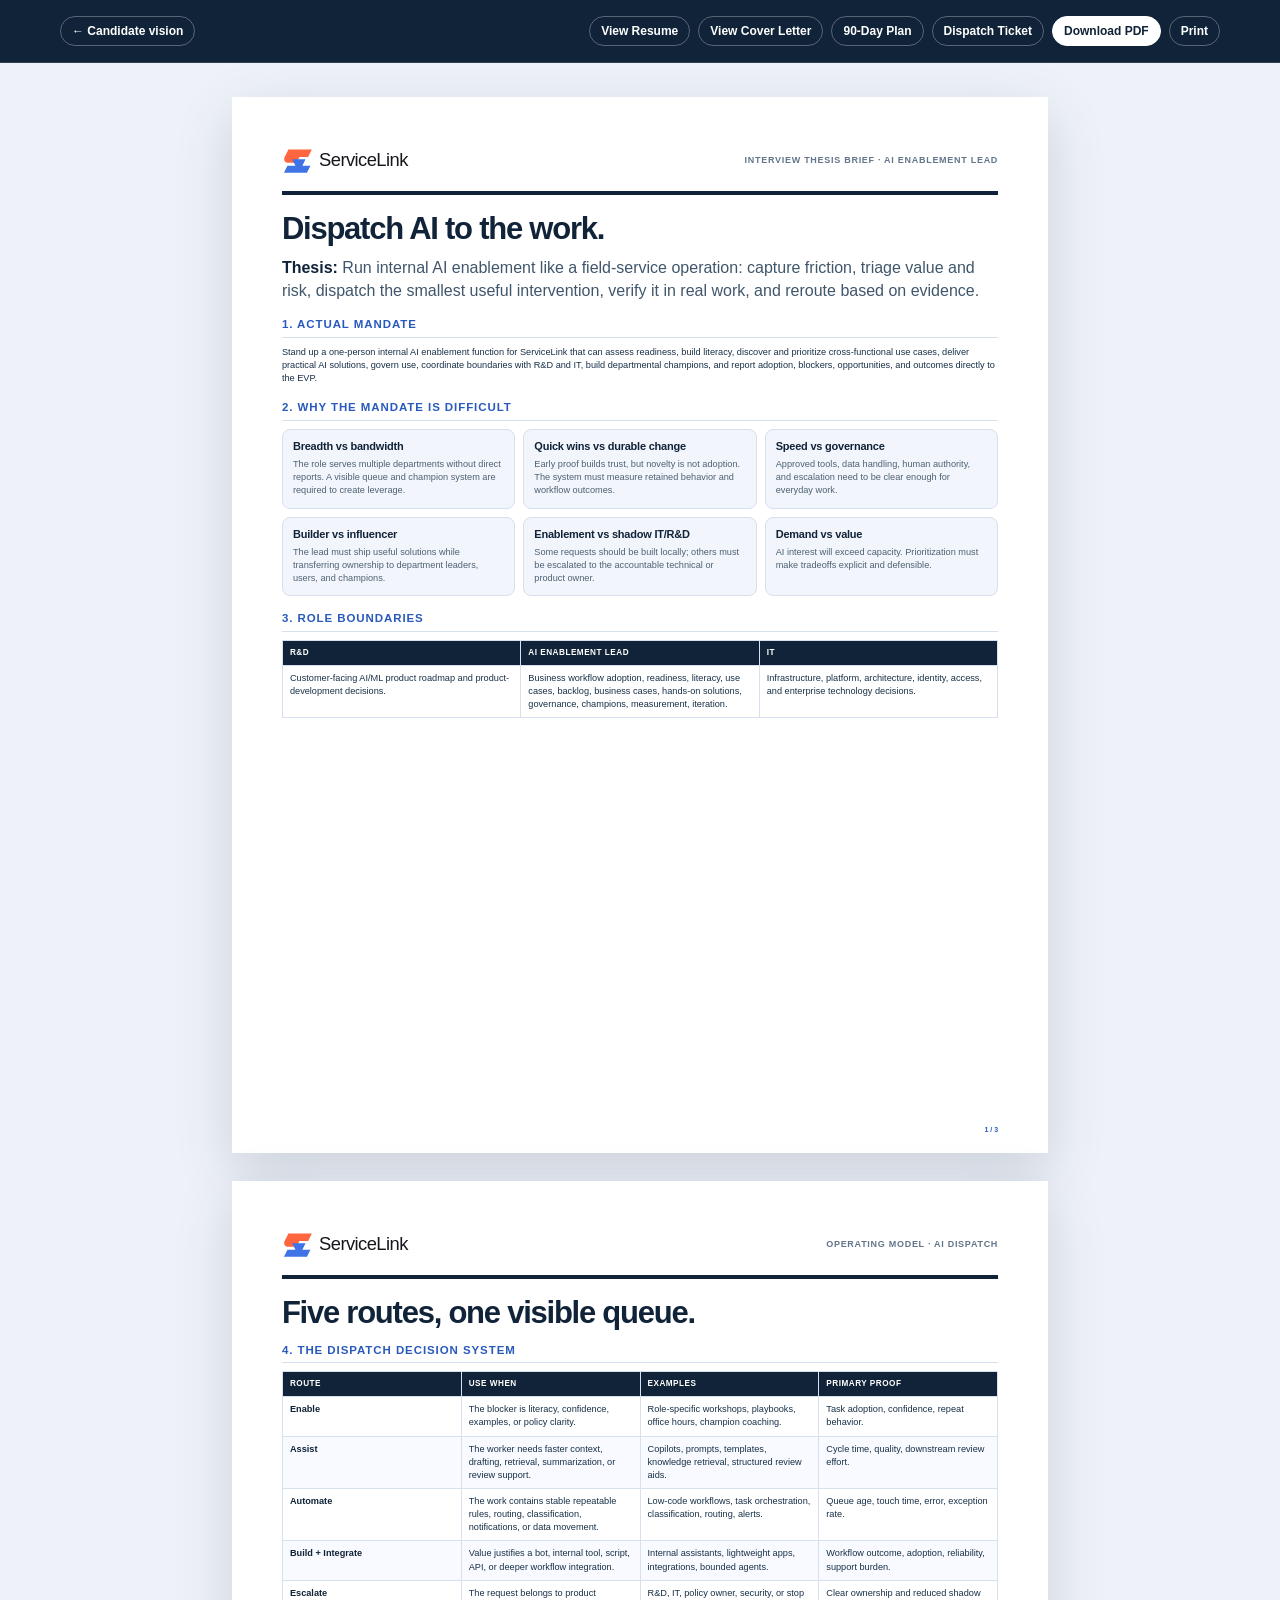
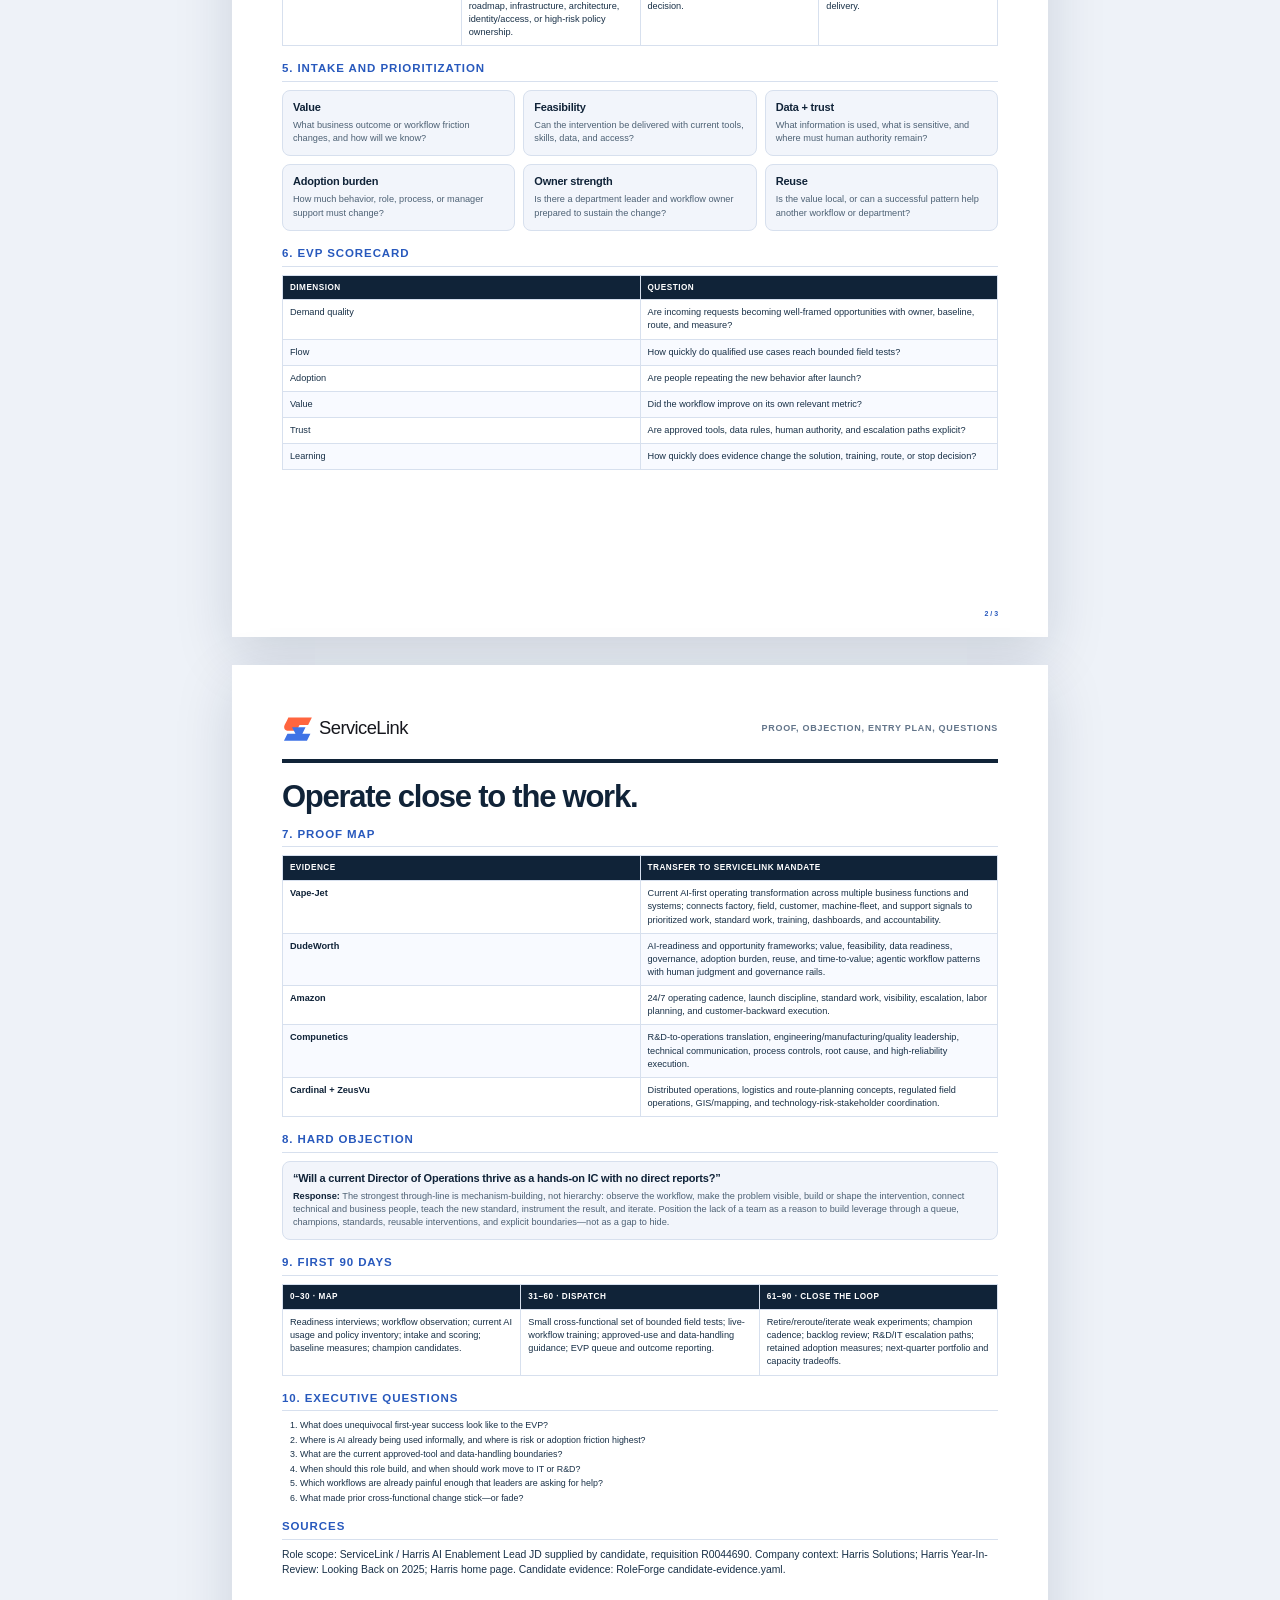
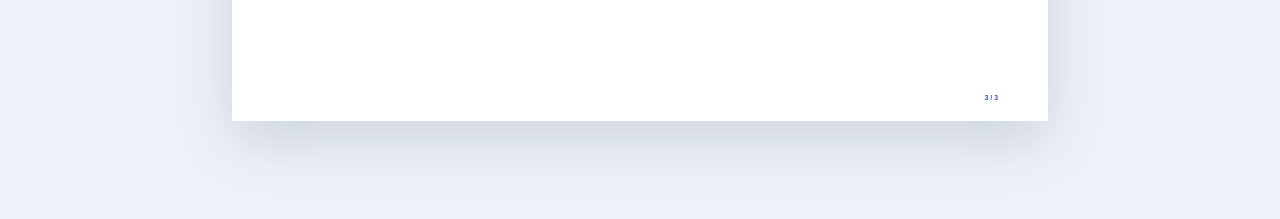
<file: interview-brief.html>
<!doctype html>
<html lang="en">
<head>
  <meta charset="utf-8">
  <meta name="viewport" content="width=device-width,initial-scale=1">
  <meta name="description" content="Russell Dudek interview thesis brief for the ServiceLink AI Enablement Lead role.">
  <meta name="roleforge-build-id" content="servicelink-interview-brief-qa-2026-07-13">
  <title>Russell Dudek | ServiceLink Interview Thesis Brief</title>
  <link rel="stylesheet" href="styles.css">
  <style>
    body.brief-fix{margin:0;background:#eef2f8;color:#183047;font-family:Arial,"Helvetica Neue",Helvetica,sans-serif;line-height:1.45;-webkit-font-smoothing:antialiased}
    .brief-fix *{box-sizing:border-box}
    .brief-fix .doc-bar{position:sticky;top:0;z-index:50;background:#102338;color:#fff;border-bottom:1px solid rgba(255,255,255,.14)}
    .brief-fix .doc-bar .inner{width:min(1160px,calc(100% - 32px));min-height:62px;margin:auto;display:flex;align-items:center;justify-content:space-between;gap:18px;padding:9px 0}
    .brief-fix .doc-bar a,.brief-fix .doc-bar button{display:inline-flex;align-items:center;justify-content:center;padding:8px 11px;border:1px solid rgba(255,255,255,.3);border-radius:999px;background:transparent;color:#fff;text-decoration:none;font:700 12px/1 Arial,sans-serif;cursor:pointer}
    .brief-fix .doc-bar .action-download{background:#fff;color:#102338;border-color:#fff}
    .brief-fix .doc-actions{display:flex;gap:8px;flex-wrap:wrap;justify-content:flex-end}
    .brief-fix .doc-wrap{padding:34px 0 70px}
    .brief-fix .print-page{position:relative;width:min(8.5in,calc(100% - 24px));min-height:11in;margin:0 auto 28px;padding:.48in .52in .56in;background:#fff;box-shadow:0 18px 54px rgba(15,35,64,.15);overflow:hidden;page-break-after:always}
    .brief-fix .print-page:last-child{page-break-after:auto}
    .brief-fix .brief-brand{display:flex;align-items:center;justify-content:space-between;gap:18px;padding-bottom:13px;margin-bottom:18px;border-bottom:4px solid #102338}
    .brief-fix .brief-brand img{width:150px;height:auto;object-fit:contain}
    .brief-fix .brief-kicker{max-width:320px;color:#63758a;font-size:9px;line-height:1.4;text-align:right;text-transform:uppercase;letter-spacing:.08em;font-weight:800}
    .brief-fix .brief-title{margin:0 0 12px;color:#102338;font-size:31px;line-height:1;letter-spacing:-.04em}
    .brief-fix .resume-section{margin-top:16px;break-inside:avoid;page-break-inside:avoid}
    .brief-fix .resume-section>h2{margin:0 0 8px;padding-bottom:5px;border-bottom:1px solid #d7e0ee;color:#2859bd;font-size:11.5px;line-height:1.2;letter-spacing:.08em;text-transform:uppercase}
    .brief-fix .resume-section>p,.brief-fix .brief-box p,.brief-fix .brief-table td,.brief-fix .brief-table th{font-size:9.2px;line-height:1.43}
    .brief-fix .brief-grid{display:grid;grid-template-columns:repeat(3,minmax(0,1fr));gap:8px}
    .brief-fix .brief-box{padding:10px;border:1px solid #d7e0ee;border-radius:8px;background:#f2f5fb;break-inside:avoid}
    .brief-fix .brief-box h3{margin:0 0 5px;color:#102338;font-size:11px;line-height:1.18}
    .brief-fix .brief-box p{margin:0;color:#4d6174}
    .brief-fix .brief-table{width:100%;border-collapse:collapse;table-layout:fixed;break-inside:avoid}
    .brief-fix .brief-table th,.brief-fix .brief-table td{padding:6px 7px;border:1px solid #d7e0ee;vertical-align:top;text-align:left;overflow-wrap:anywhere}
    .brief-fix .brief-table th{background:#102338;color:#fff;font-size:8.2px;text-transform:uppercase;letter-spacing:.06em}
    .brief-fix .brief-table tr:nth-child(even) td{background:#f8faff}
    .brief-fix .mini-list{margin:4px 0;padding-left:18px}
    .brief-fix .mini-list li{font-size:8.9px;line-height:1.4;margin-bottom:2px}
    .brief-fix .page-number{position:absolute;right:.52in;bottom:.19in;color:#2859bd;font-size:7px;font-weight:900}
    .brief-fix strong{color:#102338}
    @media(max-width:700px){
      .brief-fix .doc-bar .inner{align-items:flex-start;flex-direction:column}
      .brief-fix .doc-actions{justify-content:flex-start}
      .brief-fix .doc-wrap{padding:18px 0 36px}
      .brief-fix .print-page{width:calc(100% - 16px);min-height:auto;padding:24px 20px 48px;overflow:visible}
      .brief-fix .brief-brand{align-items:flex-start}
      .brief-fix .brief-brand img{width:125px}
      .brief-fix .brief-kicker{max-width:165px;font-size:7.8px}
      .brief-fix .brief-grid{grid-template-columns:1fr}
      .brief-fix .brief-table{display:block;overflow-x:auto;white-space:normal}
      .brief-fix .brief-table th,.brief-fix .brief-table td{min-width:118px}
      .brief-fix .page-number{position:static;margin-top:14px;text-align:right}
    }
    @media print{
      @page{size:Letter;margin:0}
      body.brief-fix{background:#fff}
      .brief-fix .no-print,.brief-fix .doc-bar{display:none!important}
      .brief-fix .doc-wrap{padding:0}
      .brief-fix .print-page{width:8.5in;height:11in;min-height:11in;margin:0;padding:.48in .52in .56in;box-shadow:none;overflow:hidden}
      .brief-fix *{-webkit-print-color-adjust:exact;print-color-adjust:exact}
    }
  </style>
</head>
<body class="brief-fix">
<header class="doc-bar no-print"><div class="site-shell inner"><a href="index.html">← Candidate vision</a><div class="doc-actions" aria-label="Interview brief actions"><a href="resume.html">View Resume</a><a href="cover-letter.html">View Cover Letter</a><a href="90-day-plan.html">90-Day Plan</a><a href="ai-dispatch-ticket.html">Dispatch Ticket</a><a class="action-download" href="docs/Russell-Dudek-ServiceLink-Interview-Brief.pdf" download>Download PDF</a><button type="button" onclick="window.print()">Print</button></div></div></header>
<main class="doc-wrap">
<section class="print-page brief-page">
  <div class="brief-brand"><img src="assets/servicelink-logo.svg" alt="ServiceLink"><div class="brief-kicker">Interview thesis brief · AI Enablement Lead</div></div>
  <h1 class="brief-title">Dispatch AI to the work.</h1>
  <p style="font-size:12pt;color:#40566b;margin-top:0"><strong>Thesis:</strong> Run internal AI enablement like a field-service operation: capture friction, triage value and risk, dispatch the smallest useful intervention, verify it in real work, and reroute based on evidence.</p>
  <section class="resume-section"><h2>1. Actual mandate</h2><p>Stand up a one-person internal AI enablement function for ServiceLink that can assess readiness, build literacy, discover and prioritize cross-functional use cases, deliver practical AI solutions, govern use, coordinate boundaries with R&amp;D and IT, build departmental champions, and report adoption, blockers, opportunities, and outcomes directly to the EVP.</p></section>
  <section class="resume-section"><h2>2. Why the mandate is difficult</h2><div class="brief-grid">
    <div class="brief-box"><h3>Breadth vs bandwidth</h3><p>The role serves multiple departments without direct reports. A visible queue and champion system are required to create leverage.</p></div>
    <div class="brief-box"><h3>Quick wins vs durable change</h3><p>Early proof builds trust, but novelty is not adoption. The system must measure retained behavior and workflow outcomes.</p></div>
    <div class="brief-box"><h3>Speed vs governance</h3><p>Approved tools, data handling, human authority, and escalation need to be clear enough for everyday work.</p></div>
    <div class="brief-box"><h3>Builder vs influencer</h3><p>The lead must ship useful solutions while transferring ownership to department leaders, users, and champions.</p></div>
    <div class="brief-box"><h3>Enablement vs shadow IT/R&amp;D</h3><p>Some requests should be built locally; others must be escalated to the accountable technical or product owner.</p></div>
    <div class="brief-box"><h3>Demand vs value</h3><p>AI interest will exceed capacity. Prioritization must make tradeoffs explicit and defensible.</p></div>
  </div></section>
  <section class="resume-section"><h2>3. Role boundaries</h2><table class="brief-table"><thead><tr><th>R&amp;D</th><th>AI Enablement Lead</th><th>IT</th></tr></thead><tbody><tr><td>Customer-facing AI/ML product roadmap and product-development decisions.</td><td>Business workflow adoption, readiness, literacy, use cases, backlog, business cases, hands-on solutions, governance, champions, measurement, iteration.</td><td>Infrastructure, platform, architecture, identity, access, and enterprise technology decisions.</td></tr></tbody></table></section>
  <div class="page-number">1 / 3</div>
</section>
<section class="print-page brief-page">
  <div class="brief-brand"><img src="assets/servicelink-logo.svg" alt="ServiceLink"><div class="brief-kicker">Operating model · AI Dispatch</div></div>
  <h1 class="brief-title">Five routes, one visible queue.</h1>
  <section class="resume-section"><h2>4. The Dispatch decision system</h2><table class="brief-table"><thead><tr><th>Route</th><th>Use when</th><th>Examples</th><th>Primary proof</th></tr></thead><tbody>
    <tr><td><strong>Enable</strong></td><td>The blocker is literacy, confidence, examples, or policy clarity.</td><td>Role-specific workshops, playbooks, office hours, champion coaching.</td><td>Task adoption, confidence, repeat behavior.</td></tr>
    <tr><td><strong>Assist</strong></td><td>The worker needs faster context, drafting, retrieval, summarization, or review support.</td><td>Copilots, prompts, templates, knowledge retrieval, structured review aids.</td><td>Cycle time, quality, downstream review effort.</td></tr>
    <tr><td><strong>Automate</strong></td><td>The work contains stable repeatable rules, routing, classification, notifications, or data movement.</td><td>Low-code workflows, task orchestration, classification, routing, alerts.</td><td>Queue age, touch time, error, exception rate.</td></tr>
    <tr><td><strong>Build + Integrate</strong></td><td>Value justifies a bot, internal tool, script, API, or deeper workflow integration.</td><td>Internal assistants, lightweight apps, integrations, bounded agents.</td><td>Workflow outcome, adoption, reliability, support burden.</td></tr>
    <tr><td><strong>Escalate</strong></td><td>The request belongs to product roadmap, infrastructure, architecture, identity/access, or high-risk policy ownership.</td><td>R&amp;D, IT, policy owner, security, or stop decision.</td><td>Clear ownership and reduced shadow delivery.</td></tr>
  </tbody></table></section>
  <section class="resume-section"><h2>5. Intake and prioritization</h2><div class="brief-grid">
    <div class="brief-box"><h3>Value</h3><p>What business outcome or workflow friction changes, and how will we know?</p></div>
    <div class="brief-box"><h3>Feasibility</h3><p>Can the intervention be delivered with current tools, skills, data, and access?</p></div>
    <div class="brief-box"><h3>Data + trust</h3><p>What information is used, what is sensitive, and where must human authority remain?</p></div>
    <div class="brief-box"><h3>Adoption burden</h3><p>How much behavior, role, process, or manager support must change?</p></div>
    <div class="brief-box"><h3>Owner strength</h3><p>Is there a department leader and workflow owner prepared to sustain the change?</p></div>
    <div class="brief-box"><h3>Reuse</h3><p>Is the value local, or can a successful pattern help another workflow or department?</p></div>
  </div></section>
  <section class="resume-section"><h2>6. EVP scorecard</h2><table class="brief-table"><thead><tr><th>Dimension</th><th>Question</th></tr></thead><tbody>
    <tr><td>Demand quality</td><td>Are incoming requests becoming well-framed opportunities with owner, baseline, route, and measure?</td></tr>
    <tr><td>Flow</td><td>How quickly do qualified use cases reach bounded field tests?</td></tr>
    <tr><td>Adoption</td><td>Are people repeating the new behavior after launch?</td></tr>
    <tr><td>Value</td><td>Did the workflow improve on its own relevant metric?</td></tr>
    <tr><td>Trust</td><td>Are approved tools, data rules, human authority, and escalation paths explicit?</td></tr>
    <tr><td>Learning</td><td>How quickly does evidence change the solution, training, route, or stop decision?</td></tr>
  </tbody></table></section>
  <div class="page-number">2 / 3</div>
</section>
<section class="print-page brief-page">
  <div class="brief-brand"><img src="assets/servicelink-logo.svg" alt="ServiceLink"><div class="brief-kicker">Proof, objection, entry plan, questions</div></div>
  <h1 class="brief-title">Operate close to the work.</h1>
  <section class="resume-section"><h2>7. Proof map</h2><table class="brief-table"><thead><tr><th>Evidence</th><th>Transfer to ServiceLink mandate</th></tr></thead><tbody>
    <tr><td><strong>Vape-Jet</strong></td><td>Current AI-first operating transformation across multiple business functions and systems; connects factory, field, customer, machine-fleet, and support signals to prioritized work, standard work, training, dashboards, and accountability.</td></tr>
    <tr><td><strong>DudeWorth</strong></td><td>AI-readiness and opportunity frameworks; value, feasibility, data readiness, governance, adoption burden, reuse, and time-to-value; agentic workflow patterns with human judgment and governance rails.</td></tr>
    <tr><td><strong>Amazon</strong></td><td>24/7 operating cadence, launch discipline, standard work, visibility, escalation, labor planning, and customer-backward execution.</td></tr>
    <tr><td><strong>Compunetics</strong></td><td>R&amp;D-to-operations translation, engineering/manufacturing/quality leadership, technical communication, process controls, root cause, and high-reliability execution.</td></tr>
    <tr><td><strong>Cardinal + ZeusVu</strong></td><td>Distributed operations, logistics and route-planning concepts, regulated field operations, GIS/mapping, and technology-risk-stakeholder coordination.</td></tr>
  </tbody></table></section>
  <section class="resume-section"><h2>8. Hard objection</h2><div class="brief-box"><h3>“Will a current Director of Operations thrive as a hands-on IC with no direct reports?”</h3><p><strong>Response:</strong> The strongest through-line is mechanism-building, not hierarchy: observe the workflow, make the problem visible, build or shape the intervention, connect technical and business people, teach the new standard, instrument the result, and iterate. Position the lack of a team as a reason to build leverage through a queue, champions, standards, reusable interventions, and explicit boundaries—not as a gap to hide.</p></div></section>
  <section class="resume-section"><h2>9. First 90 days</h2><table class="brief-table"><thead><tr><th>0–30 · Map</th><th>31–60 · Dispatch</th><th>61–90 · Close the loop</th></tr></thead><tbody><tr><td>Readiness interviews; workflow observation; current AI usage and policy inventory; intake and scoring; baseline measures; champion candidates.</td><td>Small cross-functional set of bounded field tests; live-workflow training; approved-use and data-handling guidance; EVP queue and outcome reporting.</td><td>Retire/reroute/iterate weak experiments; champion cadence; backlog review; R&amp;D/IT escalation paths; retained adoption measures; next-quarter portfolio and capacity tradeoffs.</td></tr></tbody></table></section>
  <section class="resume-section"><h2>10. Executive questions</h2><ol class="mini-list"><li>What does unequivocal first-year success look like to the EVP?</li><li>Where is AI already being used informally, and where is risk or adoption friction highest?</li><li>What are the current approved-tool and data-handling boundaries?</li><li>When should this role build, and when should work move to IT or R&amp;D?</li><li>Which workflows are already painful enough that leaders are asking for help?</li><li>What made prior cross-functional change stick—or fade?</li></ol></section>
  <section class="resume-section"><h2>Sources</h2><p style="font-size:7.8pt">Role scope: ServiceLink / Harris AI Enablement Lead JD supplied by candidate, requisition R0044690. Company context: Harris Solutions; Harris Year-In-Review: Looking Back on 2025; Harris home page. Candidate evidence: RoleForge candidate-evidence.yaml.</p></section>
  <div class="page-number">3 / 3</div>
</section>
</main>
</body>
</html>
</file>
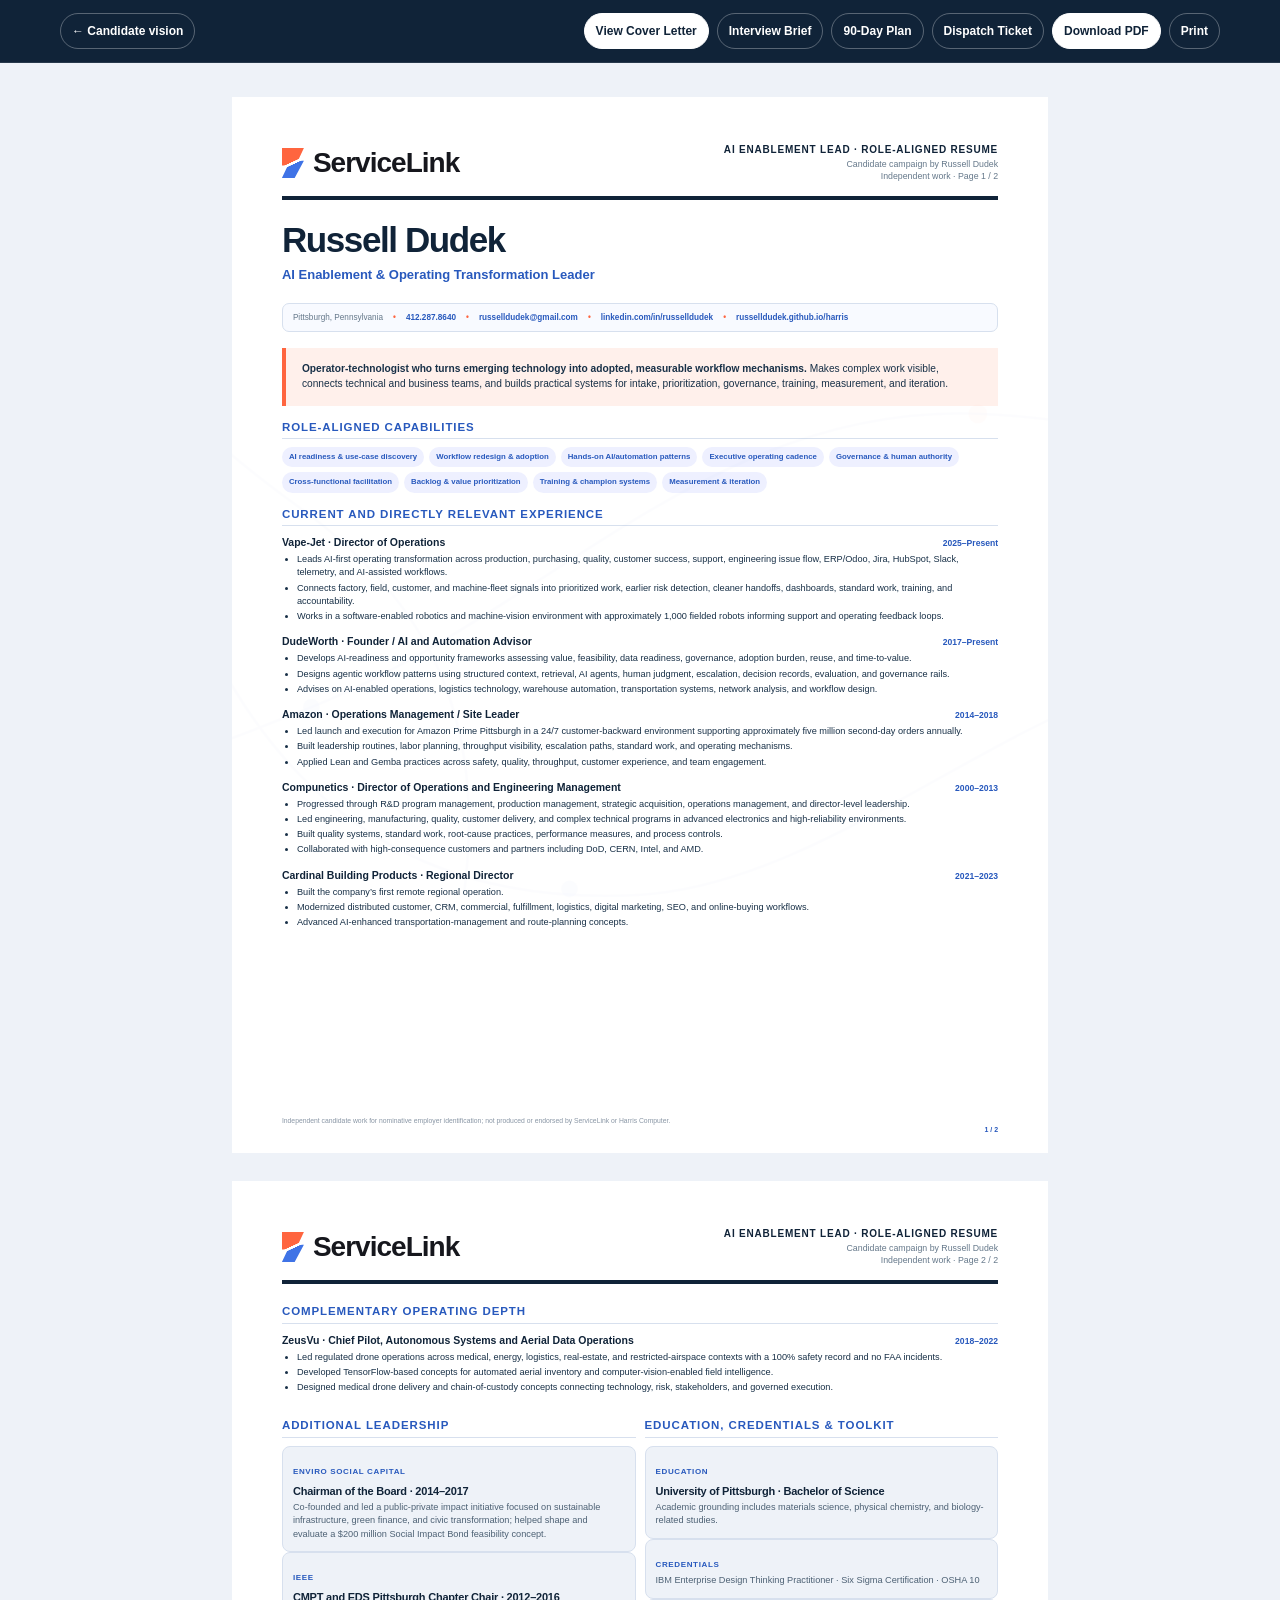
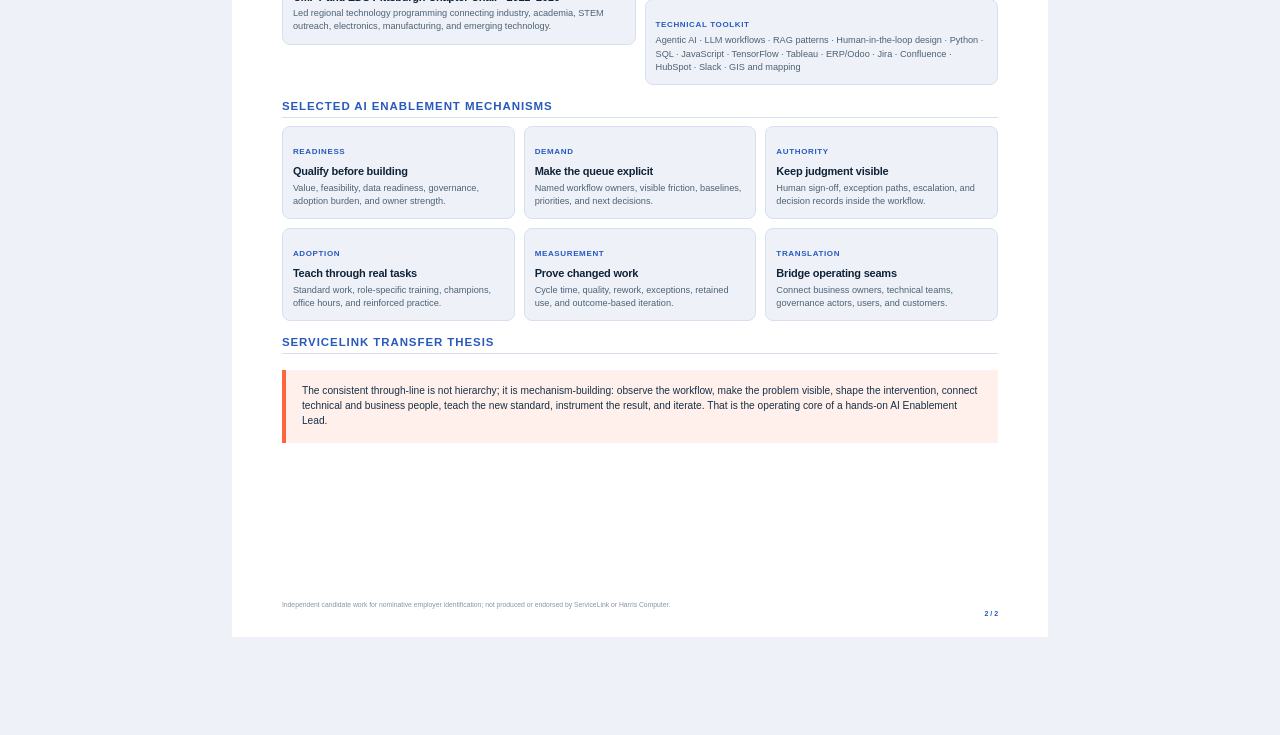
<file: resume.html>
<!doctype html><html lang="en"><head><meta charset="utf-8"><meta name="viewport" content="width=device-width,initial-scale=1"><link rel="stylesheet" href="brand-tokens.css"><link rel="stylesheet" href="styles.css"><link rel="stylesheet" href="documents.css"><meta name="description" content="Russell Dudek role-aligned resume for ServiceLink AI Enablement Lead."><title>Russell Dudek | ServiceLink AI Enablement Lead Resume</title></head><body class="document-page">
<header class="doc-bar no-print"><div class="shell inner"><a href="index.html">← Candidate vision</a><div class="doc-actions" aria-label="Resume actions"><a class="primary" href="cover-letter.html">View Cover Letter</a><a href="interview-brief.html">Interview Brief</a><a href="90-day-plan.html">90-Day Plan</a><a href="ai-dispatch-ticket.html">Dispatch Ticket</a><a class="download" href="docs/Russell-Dudek-ServiceLink-Resume.pdf" download>Download PDF</a><button type="button" onclick="window.print()">Print</button></div></div></header>
<main class="doc-wrap" aria-label="Russell Dudek resume">
<section class="print-page"><div class="route-watermark" aria-hidden="true" style="opacity:.08"></div><div class="doc-brand"><span class="company-wordmark" aria-label="ServiceLink">ServiceLink</span><div class="doc-label"><strong>AI Enablement Lead · Role-aligned resume</strong>Candidate campaign by Russell Dudek<br>Independent work · Page 1 / 2</div></div>
<h1 class="doc-title">Russell Dudek</h1><div class="doc-subtitle">AI Enablement &amp; Operating Transformation Leader</div><div class="contact-strip" aria-label="Russell Dudek contact information"><span>Pittsburgh, Pennsylvania</span><a href="tel:+14122878640">412.287.8640</a><a href="mailto:russelldudek@gmail.com">russelldudek@gmail.com</a><a href="https://www.linkedin.com/in/russelldudek/">linkedin.com/in/russelldudek</a><a href="https://russelldudek.github.io/harris/">russelldudek.github.io/harris</a></div>
<div class="doc-summary"><strong>Operator-technologist who turns emerging technology into adopted, measurable workflow mechanisms.</strong> Makes complex work visible, connects technical and business teams, and builds practical systems for intake, prioritization, governance, training, measurement, and iteration.</div>
<section class="doc-section"><h2>Role-aligned capabilities</h2><div class="skills"><span>AI readiness &amp; use-case discovery</span><span>Workflow redesign &amp; adoption</span><span>Hands-on AI/automation patterns</span><span>Executive operating cadence</span><span>Governance &amp; human authority</span><span>Cross-functional facilitation</span><span>Backlog &amp; value prioritization</span><span>Training &amp; champion systems</span><span>Measurement &amp; iteration</span></div></section>
<section class="doc-section"><h2>Current and directly relevant experience</h2>
<article class="role"><div class="role-head"><strong>Vape-Jet · Director of Operations</strong><span>2025–Present</span></div><ul><li>Leads AI-first operating transformation across production, purchasing, quality, customer success, support, engineering issue flow, ERP/Odoo, Jira, HubSpot, Slack, telemetry, and AI-assisted workflows.</li><li>Connects factory, field, customer, and machine-fleet signals into prioritized work, earlier risk detection, cleaner handoffs, dashboards, standard work, training, and accountability.</li><li>Works in a software-enabled robotics and machine-vision environment with approximately 1,000 fielded robots informing support and operating feedback loops.</li></ul></article>
<article class="role"><div class="role-head"><strong>DudeWorth · Founder / AI and Automation Advisor</strong><span>2017–Present</span></div><ul><li>Develops AI-readiness and opportunity frameworks assessing value, feasibility, data readiness, governance, adoption burden, reuse, and time-to-value.</li><li>Designs agentic workflow patterns using structured context, retrieval, AI agents, human judgment, escalation, decision records, evaluation, and governance rails.</li><li>Advises on AI-enabled operations, logistics technology, warehouse automation, transportation systems, network analysis, and workflow design.</li></ul></article>
<article class="role"><div class="role-head"><strong>Amazon · Operations Management / Site Leader</strong><span>2014–2018</span></div><ul><li>Led launch and execution for Amazon Prime Pittsburgh in a 24/7 customer-backward environment supporting approximately five million second-day orders annually.</li><li>Built leadership routines, labor planning, throughput visibility, escalation paths, standard work, and operating mechanisms.</li><li>Applied Lean and Gemba practices across safety, quality, throughput, customer experience, and team engagement.</li></ul></article>
<article class="role"><div class="role-head"><strong>Compunetics · Director of Operations and Engineering Management</strong><span>2000–2013</span></div><ul><li>Progressed through R&amp;D program management, production management, strategic acquisition, operations management, and director-level leadership.</li><li>Led engineering, manufacturing, quality, customer delivery, and complex technical programs in advanced electronics and high-reliability environments.</li><li>Built quality systems, standard work, root-cause practices, performance measures, and process controls.</li><li>Collaborated with high-consequence customers and partners including DoD, CERN, Intel, and AMD.</li></ul></article>
<article class="role"><div class="role-head"><strong>Cardinal Building Products · Regional Director</strong><span>2021–2023</span></div><ul><li>Built the company’s first remote regional operation.</li><li>Modernized distributed customer, CRM, commercial, fulfillment, logistics, digital marketing, SEO, and online-buying workflows.</li><li>Advanced AI-enhanced transportation-management and route-planning concepts.</li></ul></article>
</section><div class="doc-disclaimer">Independent candidate work for nominative employer identification; not produced or endorsed by ServiceLink or Harris Computer.</div><div class="page-number">1 / 2</div></section>
<section class="print-page"><div class="doc-brand"><span class="company-wordmark" aria-label="ServiceLink">ServiceLink</span><div class="doc-label"><strong>AI Enablement Lead · Role-aligned resume</strong>Candidate campaign by Russell Dudek<br>Independent work · Page 2 / 2</div></div>
<section class="doc-section"><h2>Complementary operating depth</h2>
<article class="role"><div class="role-head"><strong>ZeusVu · Chief Pilot, Autonomous Systems and Aerial Data Operations</strong><span>2018–2022</span></div><ul><li>Led regulated drone operations across medical, energy, logistics, real-estate, and restricted-airspace contexts with a 100% safety record and no FAA incidents.</li><li>Developed TensorFlow-based concepts for automated aerial inventory and computer-vision-enabled field intelligence.</li><li>Designed medical drone delivery and chain-of-custody concepts connecting technology, risk, stakeholders, and governed execution.</li></ul></article></section>
<div class="doc-grid-2">
<section class="doc-section"><h2>Additional leadership</h2><article class="doc-card"><b>Enviro Social Capital</b><h3>Chairman of the Board · 2014–2017</h3><p>Co-founded and led a public-private impact initiative focused on sustainable infrastructure, green finance, and civic transformation; helped shape and evaluate a $200 million Social Impact Bond feasibility concept.</p></article><article class="doc-card"><b>IEEE</b><h3>CMPT and EDS Pittsburgh Chapter Chair · 2012–2016</h3><p>Led regional technology programming connecting industry, academia, STEM outreach, electronics, manufacturing, and emerging technology.</p></article></section>
<section class="doc-section"><h2>Education, credentials &amp; toolkit</h2><article class="doc-card"><b>Education</b><h3>University of Pittsburgh · Bachelor of Science</h3><p>Academic grounding includes materials science, physical chemistry, and biology-related studies.</p></article><article class="doc-card"><b>Credentials</b><p>IBM Enterprise Design Thinking Practitioner · Six Sigma Certification · OSHA 10</p></article><article class="doc-card"><b>Technical toolkit</b><p>Agentic AI · LLM workflows · RAG patterns · Human-in-the-loop design · Python · SQL · JavaScript · TensorFlow · Tableau · ERP/Odoo · Jira · Confluence · HubSpot · Slack · GIS and mapping</p></article></section>
</div>
<section class="doc-section"><h2>Selected AI enablement mechanisms</h2><div class="mechanism-grid"><article class="doc-card"><b>Readiness</b><h3>Qualify before building</h3><p>Value, feasibility, data readiness, governance, adoption burden, and owner strength.</p></article><article class="doc-card"><b>Demand</b><h3>Make the queue explicit</h3><p>Named workflow owners, visible friction, baselines, priorities, and next decisions.</p></article><article class="doc-card"><b>Authority</b><h3>Keep judgment visible</h3><p>Human sign-off, exception paths, escalation, and decision records inside the workflow.</p></article><article class="doc-card"><b>Adoption</b><h3>Teach through real tasks</h3><p>Standard work, role-specific training, champions, office hours, and reinforced practice.</p></article><article class="doc-card"><b>Measurement</b><h3>Prove changed work</h3><p>Cycle time, quality, rework, exceptions, retained use, and outcome-based iteration.</p></article><article class="doc-card"><b>Translation</b><h3>Bridge operating seams</h3><p>Connect business owners, technical teams, governance actors, users, and customers.</p></article></div></section>
<section class="doc-section"><h2>ServiceLink transfer thesis</h2><div class="doc-summary">The consistent through-line is not hierarchy; it is mechanism-building: observe the workflow, make the problem visible, shape the intervention, connect technical and business people, teach the new standard, instrument the result, and iterate. That is the operating core of a hands-on AI Enablement Lead.</div></section>
<div class="doc-disclaimer">Independent candidate work for nominative employer identification; not produced or endorsed by ServiceLink or Harris Computer.</div><div class="page-number">2 / 2</div></section></main></body></html>
</file>
<file: styles.css>
:root{--ink:#15283a;--muted:#687b8d;--blue:#3e72e6;--blue2:#2859bd;--orange:#ff6544;--paper:#f5f7fb;--white:#fff;--line:#d6deea;--night:#102338;--radius:20px;--shadow:0 24px 70px rgba(16,35,56,.15)}*{box-sizing:border-box}html{scroll-behavior:smooth;scroll-padding-top:78px}body{margin:0;color:var(--ink);background:var(--paper);font-family:Inter,ui-sans-serif,-apple-system,BlinkMacSystemFont,"Segoe UI",sans-serif;line-height:1.55}a{color:inherit;text-underline-offset:3px}.shell{width:min(1160px,calc(100% - 36px));margin:auto}.skip{position:fixed;left:16px;top:-80px;z-index:100;background:var(--night);color:#fff;padding:10px 14px;border-radius:99px}.skip:focus{top:12px}.nav{position:sticky;top:0;z-index:50;background:rgba(245,247,251,.92);border-bottom:1px solid rgba(21,40,58,.12);backdrop-filter:blur(14px)}.nav-inner{min-height:70px;display:flex;align-items:center;justify-content:space-between;gap:18px}.brand{display:flex;align-items:center;gap:12px;text-decoration:none;font-weight:900}.brand img{width:112px;height:auto}.brand span{display:flex;flex-direction:column}.brand small{font-size:10px;letter-spacing:.08em;text-transform:uppercase;color:var(--muted)}nav{display:flex;gap:4px;align-items:center}nav a{padding:8px 9px;border-radius:999px;text-decoration:none;font-size:13px;font-weight:800;white-space:nowrap}nav a:hover,nav a:focus-visible{background:#e8eefc;outline:2px solid transparent}.hero{padding:94px 0 82px;background:radial-gradient(circle at 82% 20%,rgba(62,114,230,.16),transparent 30%),linear-gradient(135deg,#fff 0,#eef3fc 100%)}.hero-grid{display:grid;grid-template-columns:1.05fr .95fr;gap:64px;align-items:center}.eyebrow{margin:0 0 12px;color:var(--blue);font-weight:900;font-size:11px;letter-spacing:.16em;text-transform:uppercase}.eyebrow.light{color:#9fbaff}h1,h2,h3,p{margin-top:0}h1{font-size:clamp(56px,8vw,104px);line-height:.9;letter-spacing:-.065em;margin-bottom:26px}h2{font-size:clamp(32px,4.5vw,60px);line-height:1;letter-spacing:-.045em}h3{font-size:20px;line-height:1.15;letter-spacing:-.02em}.lede{max-width:690px;font-size:20px;line-height:1.5;color:#40566b}.actions{display:flex;gap:10px;flex-wrap:wrap;margin-top:28px}.button{display:inline-flex;align-items:center;justify-content:center;padding:12px 18px;border-radius:999px;background:var(--ink);color:#fff;text-decoration:none;font-weight:900}.button.ghost{background:transparent;color:var(--ink);border:1px solid var(--ink)}.button:hover,.button:focus-visible{background:var(--blue);border-color:var(--blue);color:#fff;transform:translateY(-1px)}.console{position:relative;padding:22px;border-radius:28px;background:var(--night);color:#fff;box-shadow:var(--shadow);overflow:hidden}.console:before{content:"";position:absolute;inset:0;background:linear-gradient(rgba(255,255,255,.035) 1px,transparent 1px),linear-gradient(90deg,rgba(255,255,255,.035) 1px,transparent 1px);background-size:22px 22px;pointer-events:none}.console>*{position:relative}.console-head{display:flex;justify-content:space-between;gap:12px;font-size:10px;letter-spacing:.12em;font-weight:900}.console-head b{color:#b9ffd6}.console-head i{display:inline-block;width:7px;height:7px;background:#48db8b;border-radius:50%;box-shadow:0 0 0 5px rgba(72,219,139,.12);animation:pulse 1.5s infinite}.order{display:grid;grid-template-columns:auto 1fr auto;gap:16px;align-items:center;margin:28px 0 30px;padding:18px;border:1px solid rgba(255,255,255,.14);border-radius:16px;background:rgba(255,255,255,.06)}.order>strong{font:800 12px ui-monospace,SFMono-Regular,monospace;color:#9fbaff}.order h2{font-size:18px;margin:0 0 4px;letter-spacing:-.02em}.order p{margin:0;color:#aebed0;font-size:12px}.route{padding:7px 9px;border-radius:99px;font-style:normal;font-size:9px;letter-spacing:.09em}.route.assist{background:#dce8ff;color:#244d9b}.route.automate{background:#ffe4dc;color:#a43a20}.route.build{background:#e9dcff;color:#6733a9}.route.enable{background:#dff7e8;color:#276f47}.route.escalate{background:#f6e1e1;color:#8e3131}.track{height:3px;background:rgba(255,255,255,.14);border-radius:99px;overflow:hidden}.track span{display:block;width:0;height:100%;background:linear-gradient(90deg,var(--blue),var(--orange));transition:width .5s ease}.stages{display:grid;grid-template-columns:repeat(5,1fr);list-style:none;padding:0;margin:10px 0 24px;gap:6px}.stages li{font-size:10px;color:#71869b;transition:.25s}.stages li.active,.stages li.past{color:#fff}.decision{padding:14px 16px;border-left:3px solid var(--orange);background:rgba(255,255,255,.06)}.decision small{display:block;color:#9fbaff;text-transform:uppercase;font-size:9px;letter-spacing:.12em}.decision p{margin:4px 0 0;font-size:13px}.console button{margin-top:16px;border:1px solid rgba(255,255,255,.25);background:transparent;color:#fff;border-radius:99px;padding:8px 12px;font-weight:800;cursor:pointer}.facts{background:var(--night);color:#fff}.fact-grid{display:grid;grid-template-columns:repeat(4,1fr)}.fact-grid article{padding:24px;border-right:1px solid rgba(255,255,255,.12)}.fact-grid article:last-child{border:0}.fact-grid b{display:block;font-size:25px}.fact-grid span{display:block;color:#aebed0;font-size:12px}.section{padding:92px 0}.section-head{display:grid;grid-template-columns:.85fr 1.15fr;gap:44px;align-items:end;margin-bottom:38px}.section-head p{color:var(--muted);font-size:17px}.ownership{display:grid;grid-template-columns:1fr 1.25fr 1fr;gap:12px}.ownership article{padding:24px;border:1px solid var(--line);border-radius:18px;background:#fff}.ownership span{font-size:10px;letter-spacing:.12em;text-transform:uppercase;font-weight:900;color:var(--blue)}.ownership .owned{background:var(--night);color:#fff;border-color:var(--night);transform:translateY(-10px)}.ownership .owned span{color:#9fbaff}.ownership p{color:var(--muted);font-size:14px;margin:0}.owned p{color:#b9c6d4}.seams{background:var(--night);color:#fff;padding:80px 0}.seam-row{display:grid;grid-template-columns:130px 1fr 150px 1.5fr;gap:16px;align-items:center;padding:18px 0;border-bottom:1px solid rgba(255,255,255,.12)}.seam-row b{font-size:15px}.seam-row i{height:2px;background:linear-gradient(90deg,var(--blue),var(--orange));position:relative}.seam-row i:after{content:"";position:absolute;right:0;top:-4px;width:10px;height:10px;border-radius:50%;background:var(--orange)}.seam-row span{color:#aebed0;font-size:13px}.thesis{background:#fff}.thesis-grid{display:grid;grid-template-columns:1fr 1fr;gap:60px}.thesis-grid p{font-size:18px;color:#43596d}.formula{font-weight:850;color:var(--ink)!important;border-left:4px solid var(--orange);padding-left:20px}.dispatch{border-radius:26px;background:var(--night);color:#fff;padding:28px;box-shadow:var(--shadow)}.tabs{display:flex;gap:8px;flex-wrap:wrap}.tab{appearance:none;border:1px solid rgba(255,255,255,.2);background:transparent;color:#fff;border-radius:99px;padding:9px 12px;font-weight:800;cursor:pointer}.tab[aria-selected="true"]{background:#fff;color:var(--ink)}.tab:focus-visible{outline:3px solid #9fbaff;outline-offset:2px}.dispatch-flow{margin:26px 0}.flow-track{height:3px;background:rgba(255,255,255,.12)}.flow-track span{display:block;height:100%;width:0;background:linear-gradient(90deg,var(--blue),var(--orange));transition:width .4s}.dispatch-flow ol{list-style:none;margin:10px 0 0;padding:0;display:grid;grid-template-columns:repeat(5,1fr);gap:8px}.dispatch-flow li{color:#688096;font-size:12px;font-weight:850}.dispatch-flow li small{display:block;font-weight:500;font-size:9px}.dispatch-flow li.current,.dispatch-flow li.done{color:#fff}.ticket{display:grid;grid-template-columns:1.15fr .85fr;gap:28px;padding:24px;border-radius:18px;background:#fff;color:var(--ink)}.ticket>div>small{font:800 11px ui-monospace,monospace;color:var(--blue)}.ticket h3{font-size:25px;margin-top:10px}.ticket p{color:var(--muted)}.ticket dl{display:grid;grid-template-columns:1fr 1fr;gap:10px;margin:0}.ticket dl div{padding:12px;background:#f1f5fb;border-radius:10px}.ticket dt{text-transform:uppercase;font-size:9px;letter-spacing:.1em;color:var(--muted);font-weight:900}.ticket dd{margin:4px 0 0;font-weight:850;font-size:12px}.routes{display:grid;grid-template-columns:repeat(5,1fr);margin-top:16px;border:1px solid var(--line);border-radius:18px;overflow:hidden;background:#fff}.routes article{padding:20px;border-right:1px solid var(--line)}.routes article:last-child{border:0}.routes b{font:900 10px ui-monospace,monospace;color:var(--orange)}.routes h3{font-size:17px;margin:10px 0 8px}.routes p{font-size:12px;color:var(--muted);margin:0}.stakeholders{background:#eaf0fb}.stakeholder-grid{display:grid;grid-template-columns:.8fr 1.2fr;gap:60px;align-items:center}.stakeholder-grid>div>p{font-size:17px;color:#465c70}.map{position:relative;min-height:490px;border-radius:50%;background:radial-gradient(circle,rgba(62,114,230,.12),transparent 56%);border:1px solid rgba(62,114,230,.18)}.node{position:absolute;display:grid;place-items:center;text-align:center;padding:14px;border-radius:16px;background:#fff;border:1px solid var(--line);box-shadow:0 10px 28px rgba(16,35,56,.09);font-weight:900;font-size:13px;z-index:2}.node small{font-size:9px;color:var(--muted);font-weight:600}.node.center{left:50%;top:50%;transform:translate(-50%,-50%);width:180px;height:110px;background:var(--night);color:#fff}.node.evp{left:50%;top:7%;transform:translateX(-50%)}.node.functions{left:4%;top:42%}.node.users{right:4%;bottom:12%}.node.tech{left:13%;bottom:8%}.line{position:absolute;left:50%;top:50%;height:2px;background:linear-gradient(90deg,var(--blue),var(--orange));transform-origin:left center}.l1{width:165px;transform:rotate(-90deg)}.l2{width:190px;transform:rotate(180deg)}.l3{width:190px;transform:rotate(38deg)}.l4{width:170px;transform:rotate(135deg)}.score{background:#fff}.metric-list{border-top:1px solid var(--line)}.metric-list article{position:relative;display:grid;grid-template-columns:190px 1fr auto;align-items:center;gap:20px;padding:20px 0;border-bottom:1px solid var(--line)}.metric-list b{font-size:13px;text-transform:uppercase;letter-spacing:.08em;color:var(--blue)}.metric-list span{font-size:17px}.metric-list em{font:900 24px ui-monospace,monospace;color:#d6deea}.evidence{border-left:2px solid var(--line);margin-left:100px}.evidence article{position:relative;padding:0 0 30px 35px}.evidence article:before{content:"";position:absolute;left:-7px;top:6px;width:12px;height:12px;border-radius:50%;background:var(--orange);box-shadow:0 0 0 6px var(--paper)}.evidence span{position:absolute;left:-135px;top:1px;font:800 10px ui-monospace,monospace;color:var(--blue)}.evidence h3{margin-bottom:7px}.evidence p{color:var(--muted);margin:0}.plan{background:#fff}.plan-grid{display:grid;grid-template-columns:.8fr 1.2fr;gap:60px}.plan ol{list-style:none;padding:0;margin:0}.plan li{display:grid;grid-template-columns:145px 1fr;gap:20px;padding:20px 0;border-bottom:1px solid var(--line)}.plan li b{color:var(--blue)}.plan li span{color:var(--muted)}.objection{background:var(--night);color:#fff}.objection blockquote{max-width:950px;margin:0 0 24px;font-size:clamp(28px,4vw,52px);line-height:1.07;font-weight:900;letter-spacing:-.04em}.objection .shell>p:last-child{max-width:900px;color:#b8c6d5;font-size:17px}.questions ol{list-style:none;counter-reset:q;padding:0;margin:0;border-top:1px solid var(--line)}.questions li{counter-increment:q;display:grid;grid-template-columns:60px 1fr;padding:18px 0;border-bottom:1px solid var(--line);font-size:17px}.questions li:before{content:counter(q,decimal-leading-zero);font:900 13px ui-monospace,monospace;color:var(--orange)}.docs{padding:70px 0;background:linear-gradient(120deg,#254eaa,#3e72e6);color:#fff}.docs h2{max-width:700px}.docs .shell>div{display:grid;grid-template-columns:repeat(5,1fr);border:1px solid rgba(255,255,255,.25);border-radius:18px;overflow:hidden}.docs a{display:flex;flex-direction:column;gap:8px;padding:18px;border-right:1px solid rgba(255,255,255,.2);text-decoration:none;font-weight:900}.docs a:last-child{border:0}.docs a b{font:900 10px ui-monospace,monospace;color:#cbd8ff}.sources p,.sources li{color:var(--muted)}.sources li+li{margin-top:8px}footer{padding:40px 0;background:#fff;border-top:1px solid var(--line)}footer .shell{display:flex;justify-content:space-between;gap:20px}footer span{color:var(--muted)}@keyframes pulse{50%{opacity:.35;transform:scale(.85)}}@media(max-width:900px){.nav-inner{align-items:flex-start;padding:10px 0}.brand span{display:none}nav{overflow-x:auto;max-width:calc(100vw - 150px);padding-bottom:4px}.hero-grid,.section-head,.thesis-grid,.stakeholder-grid,.plan-grid{grid-template-columns:1fr}.hero{padding-top:64px}.ownership{grid-template-columns:1fr}.ownership .owned{transform:none}.fact-grid{grid-template-columns:1fr 1fr}.seam-row{grid-template-columns:90px 1fr 110px}.seam-row span{grid-column:1/-1}.routes{grid-template-columns:1fr 1fr}.routes article:nth-child(2n){border-right:0}.routes article{border-bottom:1px solid var(--line)}.ticket{grid-template-columns:1fr}.docs .shell>div{grid-template-columns:1fr 1fr}.map{min-height:430px}}@media(max-width:560px){.shell{width:min(100% - 24px,1160px)}h1{font-size:54px}.hero{padding:48px 0}.console{padding:16px}.order{grid-template-columns:1fr}.route{justify-self:start}.stages{gap:2px}.stages li{font-size:8px}.fact-grid{grid-template-columns:1fr}.fact-grid article{border-right:0;border-bottom:1px solid rgba(255,255,255,.12)}.section{padding:64px 0}.section-head{gap:12px}.dispatch{padding:16px}.tabs{flex-wrap:nowrap;overflow-x:auto;padding-bottom:8px}.dispatch-flow ol{gap:2px}.dispatch-flow li{font-size:9px}.ticket dl{grid-template-columns:1fr}.routes{grid-template-columns:1fr}.routes article{border-right:0}.map{min-height:390px}.node.center{width:150px}.node.functions{left:0}.node.users{right:0}.node.tech{left:5%}.metric-list article{grid-template-columns:1fr auto}.metric-list span{grid-column:1/-1}.evidence{margin-left:0}.evidence span{position:static;display:block;margin-bottom:5px}.evidence article{padding-left:26px}.plan li{grid-template-columns:1fr;gap:6px}.docs .shell>div{grid-template-columns:1fr}.docs a{border-right:0;border-bottom:1px solid rgba(255,255,255,.2)}footer .shell{flex-direction:column}}@media(prefers-reduced-motion:reduce){html{scroll-behavior:auto}*,*:before,*:after{animation-duration:.01ms!important;animation-iteration-count:1!important;transition-duration:.01ms!important}.console-head i{animation:none}.track span,.flow-track span{width:100%!important}.stages li,.dispatch-flow li{color:#fff!important}}@media print{.no-print,.nav,.skip{display:none!important}body{background:#fff}.section{padding:24px 0}}
</file>
<file: brand-tokens.css>
:root{--brand-primary:#3f73e6;--brand-primary-deep:#2859bd;--brand-secondary:#ff653f;--brand-dark:#102338;--brand-wordmark:#16171d;--brand-text:#183047;--brand-muted:#65788a;--brand-line:#d7e0ee;--brand-mist:#eef2f8;--brand-lavender:#eef0ff;--brand-peach:#fff0eb;}
</file>
<file: documents.css>
/* Shared document system. Loaded after the site stylesheet and scoped to document routes. */
.document-page{margin:0;color:var(--brand-text);background:var(--brand-mist);font-family:Arial,"Helvetica Neue",Helvetica,sans-serif;line-height:1.55;-webkit-font-smoothing:antialiased}.document-page *,.document-page *::before,.document-page *::after{box-sizing:border-box}.document-page a{color:inherit;text-underline-offset:3px}.document-page button{font:inherit}.document-page .shell{width:min(1160px,calc(100% - 40px));margin-inline:auto}.document-page .company-wordmark{display:inline-flex;align-items:center;gap:9px;color:var(--brand-wordmark);font-weight:700;letter-spacing:-.035em;font-size:28px;line-height:1}.document-page .company-wordmark::before{content:"";width:22px;height:30px;flex:0 0 auto;background:linear-gradient(155deg,var(--brand-secondary) 0 46%,transparent 47% 53%,var(--brand-primary) 54% 100%);clip-path:polygon(0 0,100% 0,73% 42%,100% 42%,58% 100%,0 100%,27% 58%,0 58%)}.document-page .doc-bar{position:sticky;top:0;z-index:100;background:var(--brand-dark);color:#fff;border-bottom:1px solid rgba(255,255,255,.1)}.document-page .doc-bar .inner{min-height:62px;display:flex;justify-content:space-between;align-items:center;gap:20px;padding-block:10px}.document-page .doc-bar a,.document-page .doc-bar button{display:inline-flex;align-items:center;justify-content:center;padding:8px 11px;border:1px solid rgba(255,255,255,.3);border-radius:999px;background:transparent;color:#fff;text-decoration:none;font-size:12px;font-weight:700;cursor:pointer}.document-page .doc-bar .primary,.document-page .doc-bar .download{background:#fff;color:var(--brand-dark);border-color:#fff}.document-page .doc-actions{display:flex;gap:8px;flex-wrap:wrap;justify-content:flex-end}.document-page .doc-wrap{padding:34px 0 70px}.document-page .print-page{position:relative;width:min(8.5in,calc(100% - 24px));min-height:11in;margin:0 auto 28px;padding:.48in .52in .52in;background:#fff;box-shadow:var(--shadow-page);overflow:hidden;break-after:page;page-break-after:always}.document-page .print-page:last-child{break-after:auto;page-break-after:auto}.document-page .route-watermark{position:absolute;inset:0;pointer-events:none;background:url('assets/company/route-grid.svg') center/cover no-repeat}.document-page .doc-brand{display:flex;align-items:center;justify-content:space-between;gap:16px;padding-bottom:13px;margin-bottom:22px;border-bottom:4px solid var(--brand-dark)}.document-page .doc-label{max-width:310px;color:var(--brand-muted);font-size:8.8px;line-height:1.45;text-align:right}.document-page .doc-label strong{display:block;color:var(--brand-dark);font-size:10px;letter-spacing:.08em;text-transform:uppercase}.document-page .doc-title{margin:0 0 8px;max-width:none;width:auto;color:var(--brand-dark);font-size:35px;line-height:1;letter-spacing:-.04em}.document-page .doc-subtitle{margin-bottom:18px;color:var(--brand-primary-deep);font-size:13px;font-weight:800}.document-page .contact-strip{display:flex;flex-wrap:wrap;align-items:center;gap:5px 10px;margin:0 0 14px;padding:8px 10px;border:1px solid var(--brand-line);border-radius:7px;background:#f8faff;color:var(--brand-muted);font-size:8.2px;line-height:1.35}.document-page .contact-strip>*{min-width:0;overflow-wrap:anywhere}.document-page .contact-strip>*+*::before{content:"•";margin-right:10px;color:var(--brand-secondary)}.document-page .contact-strip a{color:var(--brand-primary-deep);font-weight:700;text-decoration:none}.document-page .contact-strip a:hover{text-decoration:underline}.document-page .doc-summary{margin:16px 0;padding:14px 16px;border-left:4px solid var(--brand-secondary);background:var(--brand-peach);color:var(--brand-text);font-size:10.2px;line-height:1.45}.document-page .doc-section{margin-top:16px;break-inside:avoid;page-break-inside:avoid}.document-page .doc-section>h2{margin:0 0 8px;padding-bottom:5px;border-bottom:1px solid var(--brand-line);color:var(--brand-primary-deep);font-size:11.5px;letter-spacing:.08em;text-transform:uppercase}.document-page .doc-section>p,.document-page .doc-card p,.document-page .role li,.document-page .letter-body p{font-size:9.2px;line-height:1.43}.document-page .doc-grid-2,.document-page .mechanism-grid{display:grid;grid-template-columns:repeat(2,minmax(0,1fr));gap:9px}.document-page .doc-grid-3{display:grid;grid-template-columns:repeat(3,minmax(0,1fr));gap:8px}.document-page .doc-card{padding:10px;border:1px solid var(--brand-line);border-radius:8px;background:var(--brand-mist);break-inside:avoid}.document-page .doc-card b{color:var(--brand-primary-deep);font-size:8px;letter-spacing:.08em;text-transform:uppercase}.document-page .doc-card h3{margin:3px 0 4px;color:var(--brand-dark);font-size:11px;line-height:1.15}.document-page .doc-card p{margin:0;color:#4d6174}.document-page .skills{display:flex;flex-wrap:wrap;gap:5px}.document-page .skills span{padding:4px 7px;border-radius:999px;background:var(--brand-lavender);color:var(--brand-primary-deep);font-size:7.8px;font-weight:800}.document-page .role{margin-bottom:10px;break-inside:avoid}.document-page .role-head{display:flex;justify-content:space-between;gap:12px;align-items:baseline;margin-bottom:3px}.document-page .role-head strong{color:var(--brand-dark);font-size:10.5px}.document-page .role-head span{color:var(--brand-primary-deep);font-size:8.6px;font-weight:800;white-space:nowrap}.document-page .role ul{margin:0;padding-left:15px}.document-page .role li+li{margin-top:2px}.document-page .mechanism-grid{grid-template-columns:repeat(3,minmax(0,1fr))}.document-page .letter-body{padding-inline:.62in}.document-page .letter-meta{margin:18px 0;padding:10px 12px;border-left:3px solid var(--brand-primary);background:var(--brand-lavender);font-size:9px}.document-page .letter-body p{margin-bottom:11px;font-size:10px;line-height:1.52}.document-page .letter-body p a{color:var(--brand-primary-deep);font-weight:700}.document-page .signature{margin-top:18px}.document-page .ticket-form .doc-section{margin-top:12px}.document-page .ticket-row{display:grid;grid-template-columns:1fr 1fr;gap:7px;margin-bottom:7px}.document-page .ticket-box{min-height:45px;padding:8px;border:1px solid var(--brand-line);border-radius:7px;color:var(--brand-muted);font-size:8px}.document-page .ticket-box strong{display:block;margin-bottom:5px;color:var(--brand-dark);font-size:8.5px}.document-page .ticket-route-grid{display:grid;grid-template-columns:repeat(5,1fr);overflow:hidden;border:1px solid var(--brand-line);border-radius:8px}.document-page .ticket-route-grid>div{padding:8px 6px;border-right:1px solid var(--brand-line);text-align:center;font-size:7.2px}.document-page .ticket-route-grid>div:last-child{border-right:0}.document-page .ticket-route-grid strong{color:var(--brand-primary-deep)}.document-page .doc-disclaimer{position:absolute;left:.52in;right:.52in;bottom:.28in;color:#8996a5;font-size:6.8px}.document-page .page-number{position:absolute;right:.52in;bottom:.18in;color:var(--brand-primary-deep);font-size:7px;font-weight:900}@media(max-width:700px){.document-page .shell{width:min(100% - 24px,1160px)}.document-page .doc-bar .inner{flex-direction:column;align-items:flex-start;gap:8px}.document-page .doc-actions{width:100%;flex-wrap:nowrap;justify-content:flex-start;overflow-x:auto;padding-bottom:4px;scrollbar-width:thin}.document-page .doc-actions>*{flex:0 0 auto}.document-page .doc-wrap{padding:18px 0 36px}.document-page .print-page{width:calc(100% - 16px);min-height:auto;padding:24px 20px 54px}.document-page .doc-brand{align-items:flex-start}.document-page .company-wordmark{font-size:23px}.document-page .doc-label{max-width:210px}.document-page .contact-strip{gap:5px 8px;padding:9px;font-size:9px}.document-page .contact-strip>*+*::before{margin-right:8px}.document-page .doc-grid-2,.document-page .doc-grid-3,.document-page .mechanism-grid,.document-page .ticket-row{grid-template-columns:1fr}.document-page .ticket-route-grid{grid-template-columns:1fr}.document-page .ticket-route-grid>div{border-right:0;border-bottom:1px solid var(--brand-line)}.document-page .ticket-route-grid>div:last-child{border-bottom:0}.document-page .doc-disclaimer{position:static;margin-top:18px}.document-page .page-number{position:static;margin-top:6px;text-align:right}}@media print{@page{size:Letter;margin:0}.document-page{background:#fff}.document-page .no-print,.document-page .doc-bar{display:none!important}.document-page .doc-wrap{padding:0}.document-page .print-page{width:8.5in;height:11in;min-height:11in;margin:0;padding:.48in .52in .52in;box-shadow:none;overflow:hidden}.document-page .print-page:last-child{page-break-after:auto}.document-page *{-webkit-print-color-adjust:exact;print-color-adjust:exact}}
</file>
